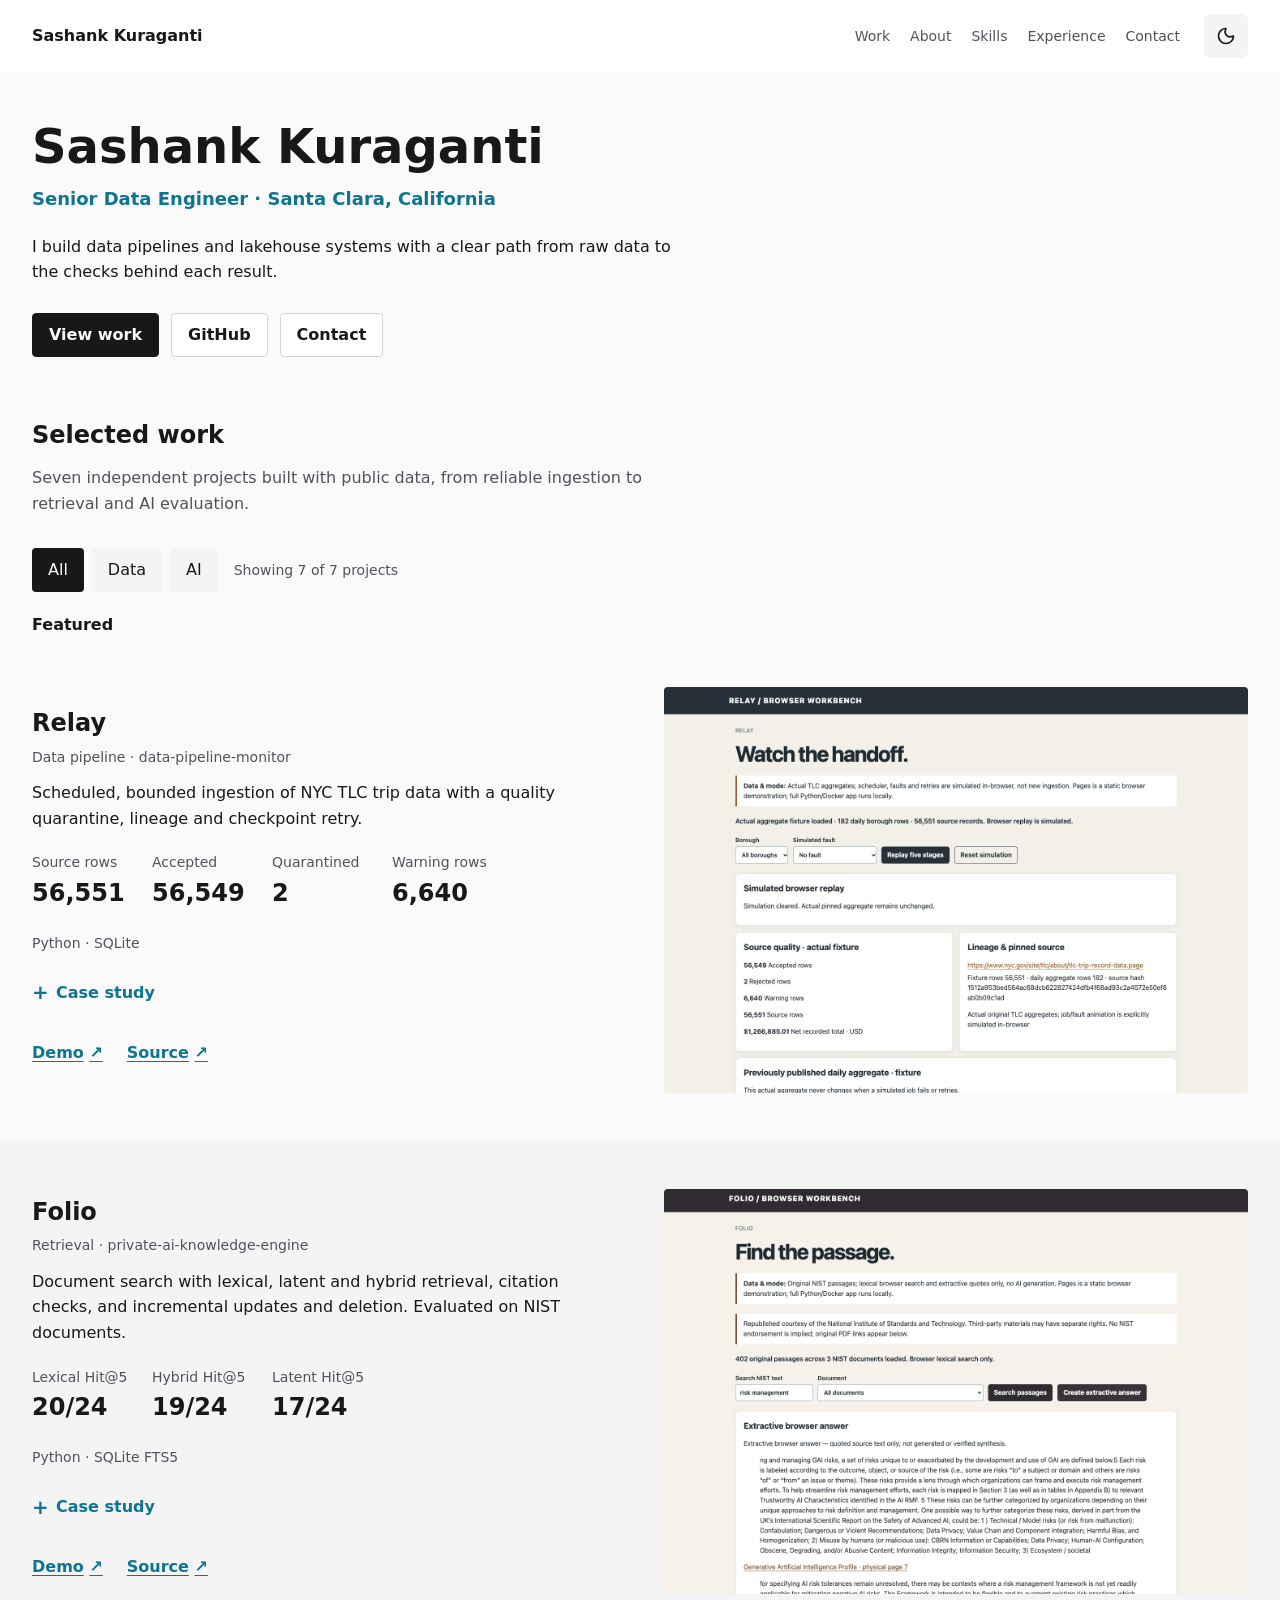
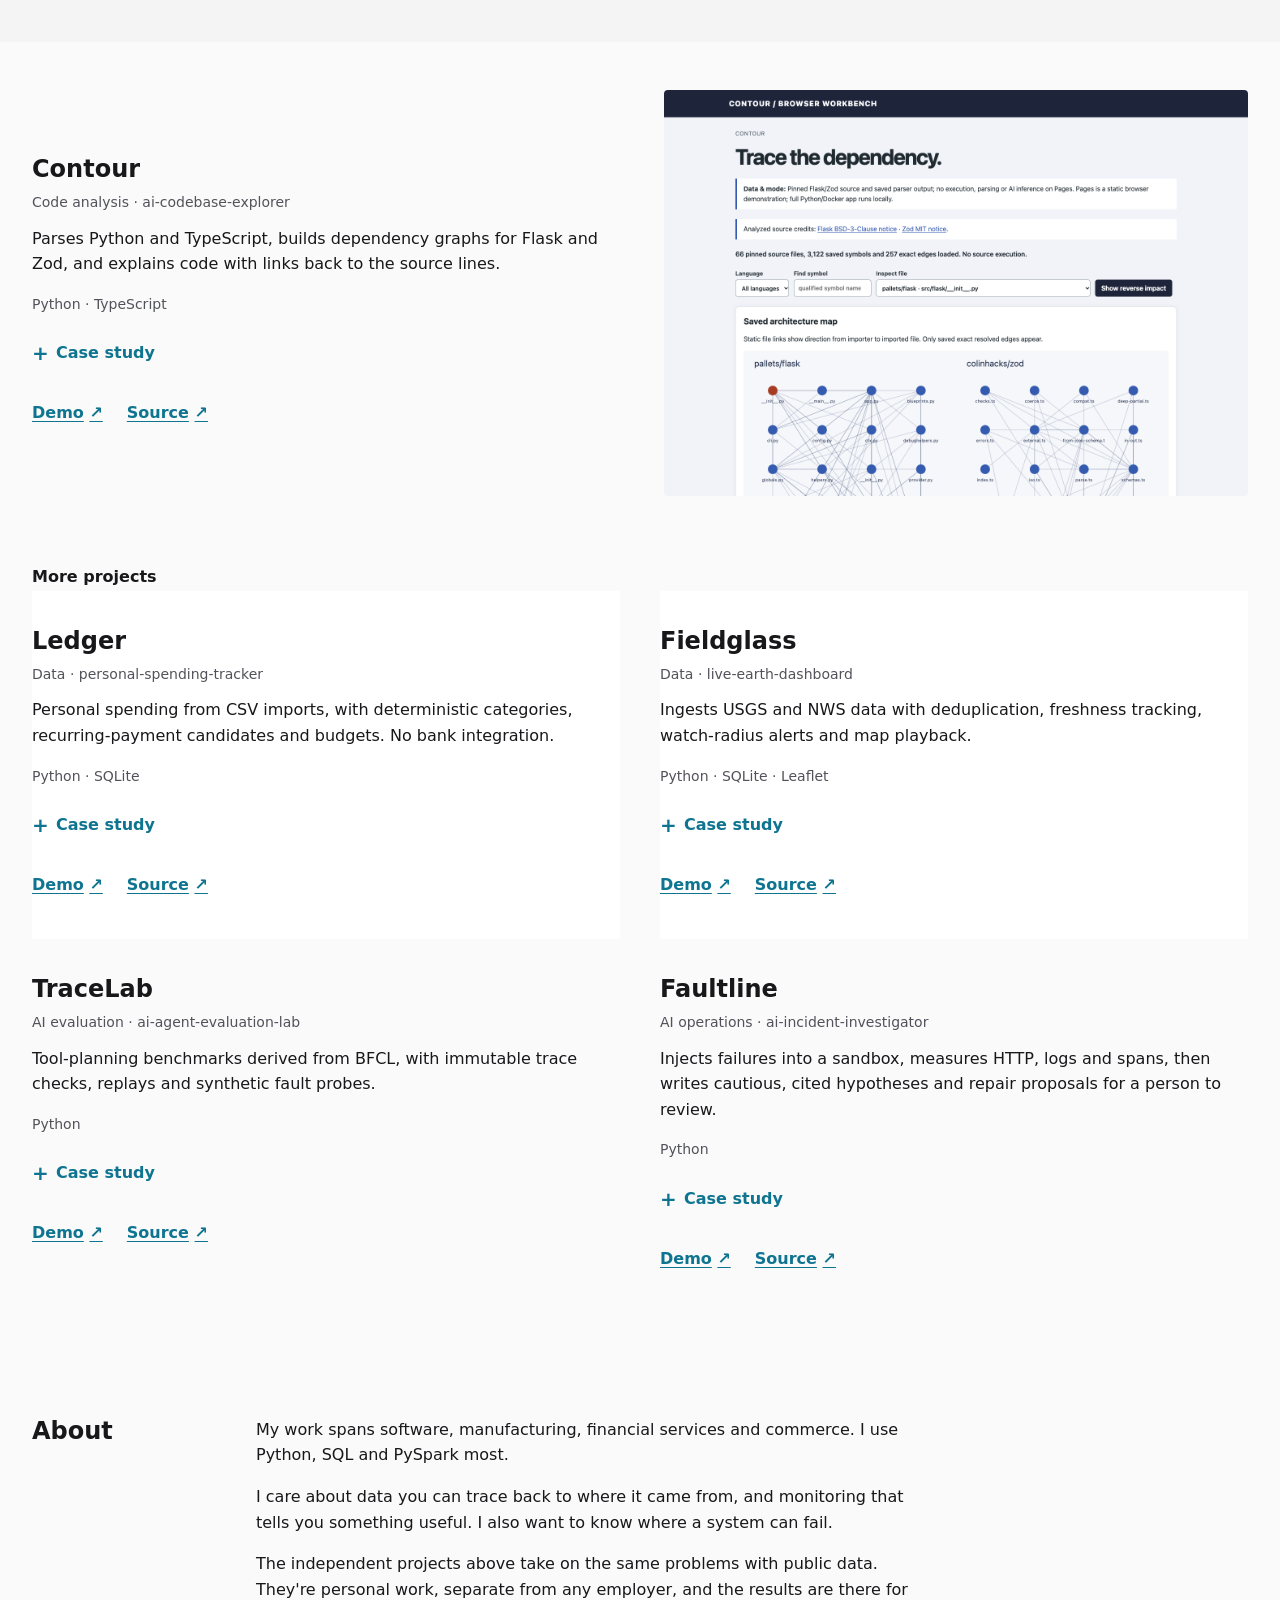
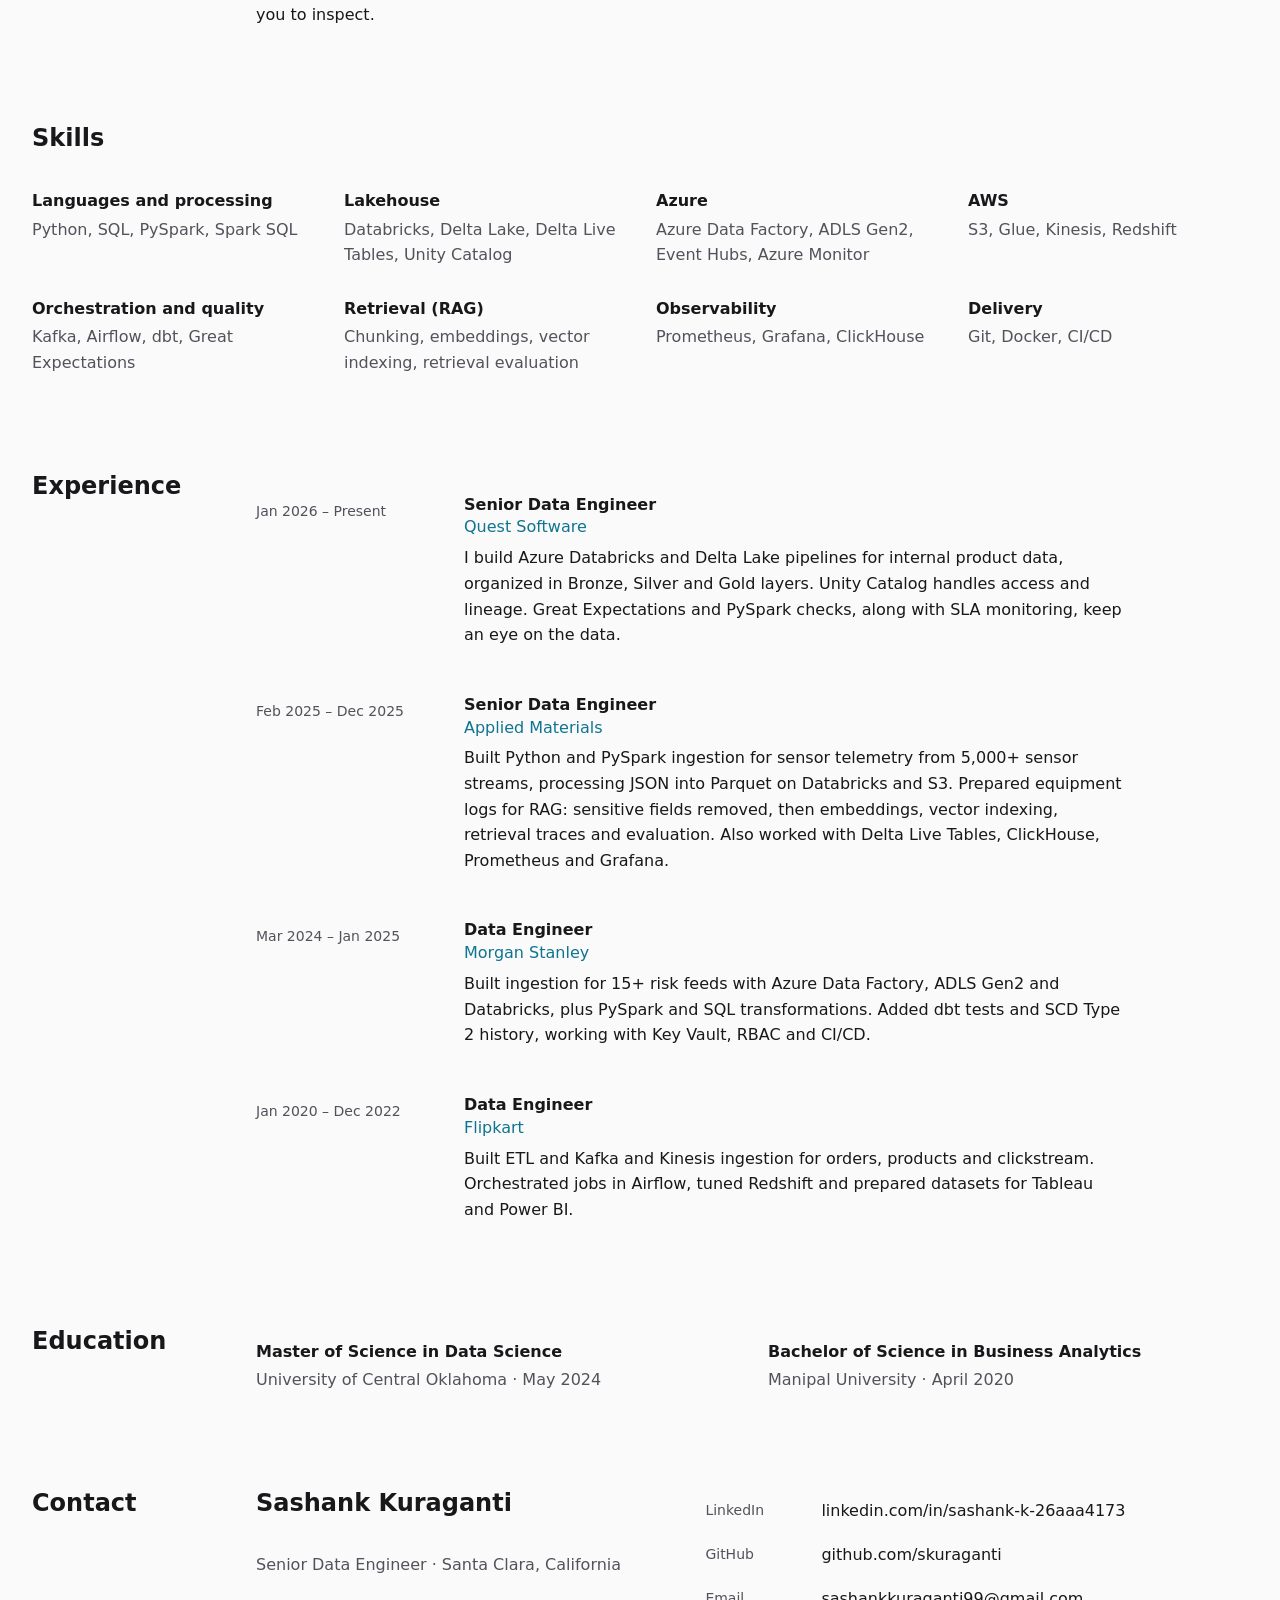
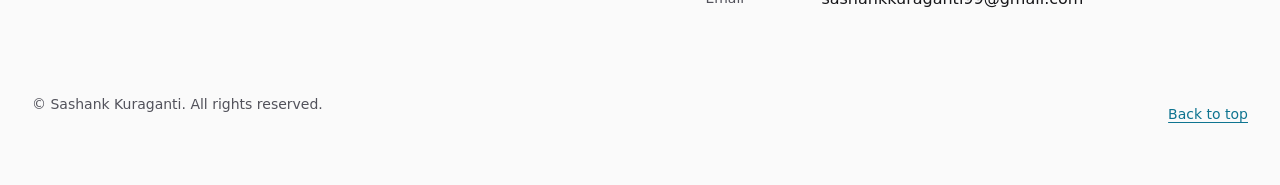
<file: index.html>
<!doctype html>
<html lang="en">
<head>
<meta charset="utf-8">
<meta name="viewport" content="width=device-width, initial-scale=1">
<title>Sashank Kuraganti · Senior Data Engineer</title>
<meta name="description" content="Sashank Kuraganti is a senior data engineer in Santa Clara, California, building data pipelines and lakehouse systems with Python, SQL and PySpark. Experience, skills and seven independent projects.">
<link rel="canonical" href="https://skuraganti.github.io/">
<meta name="color-scheme" content="light dark">
<meta name="theme-color" content="#fafafa" media="(prefers-color-scheme: light)">
<meta name="theme-color" content="#131417" media="(prefers-color-scheme: dark)">
<meta property="og:type" content="website">
<meta property="og:title" content="Sashank Kuraganti · Senior Data Engineer">
<meta property="og:description" content="Data pipelines and lakehouse systems, plus seven independent projects on data quality, retrieval and evaluation.">
<meta property="og:url" content="https://skuraganti.github.io/">
<meta property="og:image" content="https://skuraganti.github.io/assets/og.png">
<meta property="og:image:width" content="1200">
<meta property="og:image:height" content="630">
<meta property="og:image:alt" content="Sashank Kuraganti, Senior Data Engineer. Sources, quality checks, serving.">
<meta name="twitter:card" content="summary_large_image">
<link rel="icon" href="favicon.svg" type="image/svg+xml">
<link rel="stylesheet" href="styles.css">
<script>
  // Apply a saved theme before first paint. Without a saved choice the page follows the system.
  (function () {
    try {
      var t = localStorage.getItem("theme");
      if (t === "light" || t === "dark") document.documentElement.setAttribute("data-theme", t);
    } catch (e) {}
  })();
</script>
<script src="script.js" defer></script>
</head>
<body id="top">
<a class="skip" href="#main">Skip to content</a>

<header class="site-head">
  <nav class="nav wrap" aria-label="Primary">
    <a class="brand" href="#top" aria-label="Sashank Kuraganti, back to top">
      <span>Sashank Kuraganti</span>
    </a>
    <ul class="nav-links">
      <li><a href="#work">Work</a></li>
      <li><a href="#about">About</a></li>
      <li><a href="#skills">Skills</a></li>
      <li><a href="#experience">Experience</a></li>
      <li><a href="#contact">Contact</a></li>
    </ul>
    <button class="theme-toggle" type="button" aria-pressed="false" hidden>
      <svg xmlns="http://www.w3.org/2000/svg" width="20" height="20" viewBox="0 0 24 24" fill="none" stroke="currentColor" stroke-width="2" stroke-linecap="round" stroke-linejoin="round" class="lucide lucide-sun sun-icon" aria-hidden="true"><circle cx="12" cy="12" r="4"></circle><path d="M12 2v2"></path><path d="M12 20v2"></path><path d="m4.93 4.93 1.41 1.41"></path><path d="m17.66 17.66 1.41 1.41"></path><path d="M2 12h2"></path><path d="M20 12h2"></path><path d="m6.34 17.66-1.41 1.41"></path><path d="m19.07 4.93-1.41 1.41"></path></svg>
      <svg xmlns="http://www.w3.org/2000/svg" width="20" height="20" viewBox="0 0 24 24" fill="none" stroke="currentColor" stroke-width="2" stroke-linecap="round" stroke-linejoin="round" class="lucide lucide-moon moon-icon" aria-hidden="true"><path d="M20.985 12.486a9 9 0 1 1-9.473-9.472c.405-.022.617.46.402.803a6 6 0 0 0 8.268 8.268c.344-.215.825-.004.803.401"></path></svg>
      <span class="theme-label vh">Switch theme</span>
    </button>
  </nav>
</header>

<main id="main" tabindex="-1">

  <section class="hero wrap" aria-labelledby="hero-title">
    <div class="hero-text">
      <h1 id="hero-title">Sashank Kuraganti</h1>
      <p class="hero-role">Senior Data Engineer · Santa Clara, California</p>
      <p class="lede">I build data pipelines and lakehouse systems with a clear path from raw data to the checks behind each result.</p>
      <p class="hero-links">
        <a class="btn btn-primary" href="#work">View work</a>
        <a class="btn" href="https://github.com/skuraganti">GitHub</a>
        <a class="btn" href="#contact">Contact</a>
      </p>
    </div>

  </section>

  <section class="band wrap" id="work" aria-labelledby="work-title">
    <div class="work-head">
      <h2 id="work-title" class="section-title">Selected work</h2>
      <p class="work-note">Seven independent projects built with public data, from reliable ingestion to retrieval and AI evaluation.</p>
    </div>

    <div class="filter" role="group" aria-label="Filter projects" hidden>
      <button type="button" data-filter="all" aria-pressed="true">All</button>
      <button type="button" data-filter="data" aria-pressed="false">Data</button>
      <button type="button" data-filter="ai" aria-pressed="false">AI</button>
      <p class="filter-count" role="status" aria-live="polite">Showing 7 of 7 projects</p>
    </div>
    <p class="filter-empty" hidden>No projects match this filter. <button type="button" data-filter="all" class="linklike">Show all projects</button></p>

    <h3 class="group-title" data-group="featured">Featured</h3>
    <ol class="featured" data-group-list="featured">

      <li class="project feature" data-cat="data" id="relay">
        <div class="feature-text">
          <h4>Relay</h4>
          <p class="kind">Data pipeline · <span class="slug">data-pipeline-monitor</span></p>
          <p class="summary">Scheduled, bounded ingestion of NYC TLC trip data with a quality quarantine, lineage and checkpoint retry.</p>
          <dl class="facts">
            <div><dt>Source rows</dt><dd>56,551</dd></div>
            <div><dt>Accepted</dt><dd>56,549</dd></div>
            <div><dt>Quarantined</dt><dd>2</dd></div>
            <div><dt>Warning rows</dt><dd>6,640</dd></div>
          </dl>
          <p class="stack">Python · SQLite</p>
          <details>
            <summary>Case study</summary>
            <div class="details-body">
              <p>Relay schedules ingestion of a pinned TLC monthly file and taxi-zone lookup. Invalid rows are quarantined with a reason; accepted rows retain lineage back to the source. An unchanged file is a no-op.</p>
              <p>I checked recovery from a saved checkpoint at row 5,000, so a failed run resumes instead of starting over.</p>
              <p><strong>What the demo is:</strong> the Pages version simulates the queue and retries in the browser over the real aggregates. The full backend runs locally.</p>
            </div>
          </details>
          <p class="links"><a href="https://skuraganti.github.io/data-pipeline-monitor/">Demo<span class="vh"> of Relay</span></a><a href="https://github.com/skuraganti/data-pipeline-monitor">Source<span class="vh"> for Relay</span></a></p>
        </div>
        <figure class="shot">
          <img src="assets/relay-demo.png" width="1440" height="1000" loading="lazy" decoding="async" alt="Relay demo page showing source quality for the actual fixture: 56,549 accepted rows, 2 rejected, 6,640 warning rows and 56,551 source rows, next to lineage and the pinned source link.">
        </figure>
      </li>

      <li class="project feature flip" data-cat="ai" id="folio">
        <div class="feature-text">
          <h4>Folio</h4>
          <p class="kind">Retrieval · <span class="slug">private-ai-knowledge-engine</span></p>
          <p class="summary">Document search with lexical, latent and hybrid retrieval, citation checks, and incremental updates and deletion. Evaluated on NIST documents.</p>
          <dl class="facts">
            <div><dt>Lexical Hit@5</dt><dd>20/24</dd></div>
            <div><dt>Hybrid Hit@5</dt><dd>19/24</dd></div>
            <div><dt>Latent Hit@5</dt><dd>17/24</dd></div>
          </dl>
          <p class="stack">Python · SQLite FTS5</p>
          <details>
            <summary>Case study</summary>
            <div class="details-body">
              <p>Answers cite the passages they came from, and citations are validated against the indexed text. Updating or deleting a document changes the index incrementally.</p>
              <p>For 24 frozen questions, the top five matches included the labeled source page for 20 using lexical search, 19 using hybrid search and 17 using latent search. This small retrieval test measures where a passage was found, not answer quality.</p>
              <p><strong>What the demo is:</strong> the Pages version runs lexical, extractive search over three documents and makes no new model calls. The full backend runs locally, and the model is optional.</p>
            </div>
          </details>
          <p class="links"><a href="https://skuraganti.github.io/private-ai-knowledge-engine/">Demo<span class="vh"> of Folio</span></a><a href="https://github.com/skuraganti/private-ai-knowledge-engine">Source<span class="vh"> for Folio</span></a></p>
        </div>
        <figure class="shot">
          <img src="assets/folio-demo.png" width="1440" height="1000" loading="lazy" decoding="async" alt="Folio demo page titled Find the passage, showing an extractive answer from NIST documents in the browser.">
        </figure>
      </li>

      <li class="project feature" data-cat="ai" id="contour">
        <div class="feature-text">
          <h4>Contour</h4>
          <p class="kind">Code analysis · <span class="slug">ai-codebase-explorer</span></p>
          <p class="summary">Parses Python and TypeScript, builds dependency graphs for Flask and Zod, and explains code with links back to the source lines.</p>
          <p class="stack">Python · TypeScript</p>
          <details>
            <summary>Case study</summary>
            <div class="details-body">
              <p>Contour estimates change impact from the dependency graph. It reads static imports, not runtime calls, so its impact view is a starting point and not a complete answer.</p>
              <p>It never executes the code it analyzes.</p>
              <p><strong>What the demo is:</strong> the Pages version searches saved parsed output. The full backend runs locally.</p>
            </div>
          </details>
          <p class="links"><a href="https://skuraganti.github.io/ai-codebase-explorer/">Demo<span class="vh"> of Contour</span></a><a href="https://github.com/skuraganti/ai-codebase-explorer">Source<span class="vh"> for Contour</span></a></p>
        </div>
        <figure class="shot">
          <img src="assets/contour-demo.png" width="1440" height="1000" loading="lazy" decoding="async" alt="Contour demo page titled Trace the dependency, showing a search over saved parsed output and an architecture map.">
        </figure>
      </li>
    </ol>

    <h3 class="group-title" data-group="more">More projects</h3>
    <ol class="more" data-group-list="more">

      <li class="project row" data-cat="data" id="ledger">
        <h4>Ledger</h4>
        <p class="kind">Data · <span class="slug">personal-spending-tracker</span></p>
        <p class="summary">Personal spending from CSV imports, with deterministic categories, recurring-payment candidates and budgets. No bank integration.</p>
        <p class="stack">Python · SQLite</p>
        <details>
          <summary>Case study</summary>
          <div class="details-body">
            <p>The practical lesson: imports need to be atomic, and duplicates need deliberate handling.</p>
            <p>Locally I tested a 6,567-row research import from MoneyVis. It isn't redistributed because its standalone license is unresolved.</p>
            <p><strong>What the demo is:</strong> the Pages version uses a synthetic 32-row fixture.</p>
          </div>
        </details>
        <p class="links"><a href="https://skuraganti.github.io/personal-spending-tracker/">Demo<span class="vh"> of Ledger</span></a><a href="https://github.com/skuraganti/personal-spending-tracker">Source<span class="vh"> for Ledger</span></a></p>
      </li>

      <li class="project row" data-cat="data" id="fieldglass">
        <h4>Fieldglass</h4>
        <p class="kind">Data · <span class="slug">live-earth-dashboard</span></p>
        <p class="summary">Ingests USGS and NWS data with deduplication, freshness tracking, watch-radius alerts and map playback.</p>
        <p class="stack">Python · SQLite · Leaflet</p>
        <details>
          <summary>Case study</summary>
          <div class="details-body">
            <p>The ingestion uses the actual USGS and NWS sources. Repeated records are deduplicated, and each source shows how fresh its data is.</p>
            <p><strong>What the demo is:</strong> the Pages version is a captured snapshot. It isn't a live feed, and it isn't a reconstruction of what was known at a past moment.</p>
          </div>
        </details>
        <p class="links"><a href="https://skuraganti.github.io/live-earth-dashboard/">Demo<span class="vh"> of Fieldglass</span></a><a href="https://github.com/skuraganti/live-earth-dashboard">Source<span class="vh"> for Fieldglass</span></a></p>
      </li>

      <li class="project row" data-cat="ai" id="tracelab">
        <h4>TraceLab</h4>
        <p class="kind">AI evaluation · <span class="slug">ai-agent-evaluation-lab</span></p>
        <p class="summary">Tool-planning benchmarks derived from BFCL, with immutable trace checks, replays and synthetic fault probes.</p>
        <p class="stack">Python</p>
        <details>
          <summary>Case study</summary>
          <div class="details-body">
            <p>An offline run was repeated three times. Each repeat gave 3 successes, 20 refusals and 2 wrong answers out of 25.</p>
            <p>Eight saved model plans are shown separately, with one run per task and policy. That sample is too small to establish a policy winner. These are local planning scores rather than official BFCL results.</p>
            <p><strong>What the demo is:</strong> the Pages version makes no model or tool calls. Its receipts are simulated.</p>
          </div>
        </details>
        <p class="links"><a href="https://skuraganti.github.io/ai-agent-evaluation-lab/">Demo<span class="vh"> of TraceLab</span></a><a href="https://github.com/skuraganti/ai-agent-evaluation-lab">Source<span class="vh"> for TraceLab</span></a></p>
      </li>

      <li class="project row" data-cat="ai" id="faultline">
        <h4>Faultline</h4>
        <p class="kind">AI operations · <span class="slug">ai-incident-investigator</span></p>
        <p class="summary">Injects failures into a sandbox, measures HTTP, logs and spans, then writes cautious, cited hypotheses and repair proposals for a person to review.</p>
        <p class="stack">Python</p>
        <details>
          <summary>Case study</summary>
          <div class="details-body">
            <p>Repair proposals are text only and can't be executed. Two of seven planned study conditions produced validated diagnoses. Six reached the model; one failed before inference. These sandbox results do not measure production accuracy.</p>
            <p>The local record keeps a mixed slow capture and a failed second capture rather than hiding them.</p>
            <p><strong>What the demo is:</strong> the Pages version replays recorded results only and runs no inference.</p>
          </div>
        </details>
        <p class="links"><a href="https://skuraganti.github.io/ai-incident-investigator/">Demo<span class="vh"> of Faultline</span></a><a href="https://github.com/skuraganti/ai-incident-investigator">Source<span class="vh"> for Faultline</span></a></p>
      </li>
    </ol>
  </section>

  <section class="band wrap" id="about" aria-labelledby="about-title">
    <h2 id="about-title" class="section-title">About</h2>
    <div class="prose">
      <p>My work spans software, manufacturing, financial services and commerce. I use Python, SQL and PySpark most.</p>
      <p>I care about data you can trace back to where it came from, and monitoring that tells you something useful. I also want to know where a system can fail.</p>
      <p>The independent projects above take on the same problems with public data. They're personal work, separate from any employer, and the results are there for you to inspect.</p>
    </div>
  </section>

  <section class="band wrap" id="skills" aria-labelledby="skills-title">
    <h2 id="skills-title" class="section-title">Skills</h2>
    <div class="skills">
      <div><h3>Languages and processing</h3><p>Python, SQL, PySpark, Spark SQL</p></div>
      <div><h3>Lakehouse</h3><p>Databricks, Delta Lake, Delta Live Tables, Unity Catalog</p></div>
      <div><h3>Azure</h3><p>Azure Data Factory, ADLS Gen2, Event Hubs, Azure Monitor</p></div>
      <div><h3>AWS</h3><p>S3, Glue, Kinesis, Redshift</p></div>
      <div><h3>Orchestration and quality</h3><p>Kafka, Airflow, dbt, Great Expectations</p></div>
      <div><h3>Retrieval (RAG)</h3><p>Chunking, embeddings, vector indexing, retrieval evaluation</p></div>
      <div><h3>Observability</h3><p>Prometheus, Grafana, ClickHouse</p></div>
      <div><h3>Delivery</h3><p>Git, Docker, CI/CD</p></div>
    </div>
  </section>

  <section class="band wrap" id="experience" aria-labelledby="exp-title">
    <h2 id="exp-title" class="section-title">Experience</h2>
    <ol class="timeline">
      <li>
        <p class="when"><time datetime="2026-01">Jan 2026</time> – Present</p>
        <div>
          <h3>Senior Data Engineer <span class="org">Quest Software</span></h3>
          <p>I build Azure Databricks and Delta Lake pipelines for internal product data, organized in Bronze, Silver and Gold layers. Unity Catalog handles access and lineage. Great Expectations and PySpark checks, along with SLA monitoring, keep an eye on the data.</p>
        </div>
      </li>
      <li>
        <p class="when"><time datetime="2025-02">Feb 2025</time> – <time datetime="2025-12">Dec 2025</time></p>
        <div>
          <h3>Senior Data Engineer <span class="org">Applied Materials</span></h3>
          <p>Built Python and PySpark ingestion for sensor telemetry from 5,000+ sensor streams, processing JSON into Parquet on Databricks and S3. Prepared equipment logs for RAG: sensitive fields removed, then embeddings, vector indexing, retrieval traces and evaluation. Also worked with Delta Live Tables, ClickHouse, Prometheus and Grafana.</p>
        </div>
      </li>
      <li>
        <p class="when"><time datetime="2024-03">Mar 2024</time> – <time datetime="2025-01">Jan 2025</time></p>
        <div>
          <h3>Data Engineer <span class="org">Morgan Stanley</span></h3>
          <p>Built ingestion for 15+ risk feeds with Azure Data Factory, ADLS Gen2 and Databricks, plus PySpark and SQL transformations. Added dbt tests and SCD Type 2 history, working with Key Vault, RBAC and CI/CD.</p>
        </div>
      </li>
      <li>
        <p class="when"><time datetime="2020-01">Jan 2020</time> – <time datetime="2022-12">Dec 2022</time></p>
        <div>
          <h3>Data Engineer <span class="org">Flipkart</span></h3>
          <p>Built ETL and Kafka and Kinesis ingestion for orders, products and clickstream. Orchestrated jobs in Airflow, tuned Redshift and prepared datasets for Tableau and Power BI.</p>
        </div>
      </li>
    </ol>
  </section>

  <section class="band wrap" id="education" aria-labelledby="edu-title">
    <h2 id="edu-title" class="section-title">Education</h2>
    <ul class="edu">
      <li><h3>Master of Science in Data Science</h3><p>University of Central Oklahoma · <time datetime="2024-05">May 2024</time></p></li>
      <li><h3>Bachelor of Science in Business Analytics</h3><p>Manipal University · <time datetime="2020-04">April 2020</time></p></li>
    </ul>
  </section>

  <section class="band wrap" id="contact" aria-labelledby="contact-title">
    <h2 id="contact-title" class="section-title">Contact</h2>
    <article class="card" aria-labelledby="card-name">
      <h3 id="card-name">Sashank Kuraganti</h3>
      <p class="card-role">Senior Data Engineer · Santa Clara, California</p>
      <ul class="card-rows">
        <li><a href="https://www.linkedin.com/in/sashank-k-26aaa4173/"><span class="row-label">LinkedIn</span><span class="row-value">linkedin.com/in/sashank-k-26aaa4173</span></a></li>
        <li><a href="https://github.com/skuraganti"><span class="row-label">GitHub</span><span class="row-value">github.com/skuraganti</span></a></li>
        <li><a href="mailto:sashankkuraganti99@gmail.com"><span class="row-label">Email</span><span class="row-value">sashankkuraganti99@gmail.com</span></a></li>
      </ul>
    </article>
  </section>
</main>

<footer class="site-foot wrap">
  <p>© Sashank Kuraganti. All rights reserved. </p>
  <p><a href="#top">Back to top</a></p>
</footer>
</body>
</html>
</file>
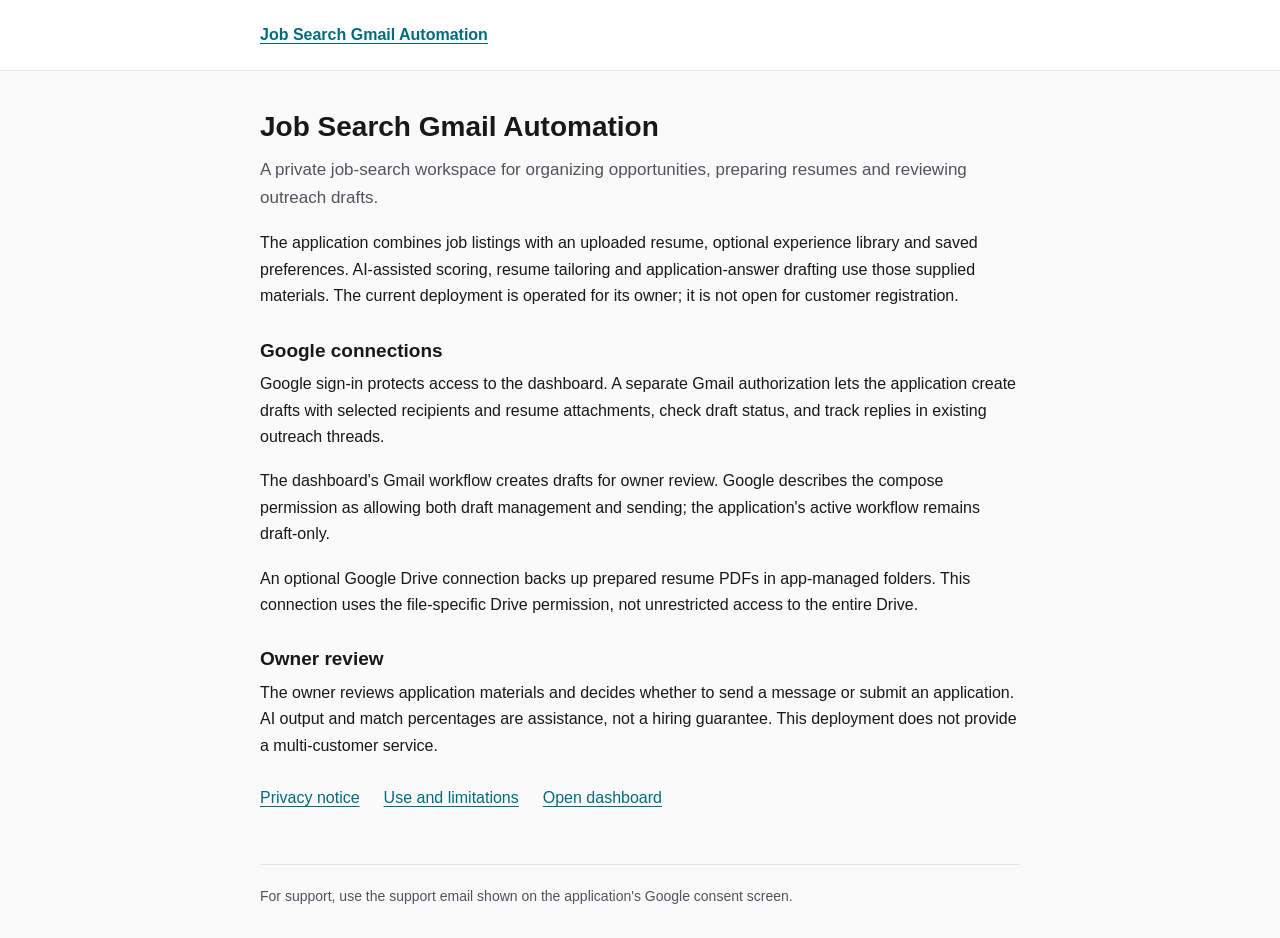
<file: job-search-automation/index.html>
<!doctype html>
<html lang="en">
<head>
  <meta charset="utf-8">
  <meta name="viewport" content="width=device-width, initial-scale=1">
  <meta name="robots" content="noindex,follow">
  <meta name="description" content="Information about the owner-operated Job Search Gmail Automation workspace and its Google integrations.">
  <title>Job Search Gmail Automation</title>
  <link rel="icon" href="../favicon.svg" type="image/svg+xml">
  <link rel="stylesheet" href="site.css">
</head>
<body>
  <header><div><a href="./">Job Search Gmail Automation</a></div></header>
  <main>
    <h1>Job Search Gmail Automation</h1>
    <p class="intro">A private job-search workspace for organizing opportunities, preparing resumes and reviewing outreach drafts.</p>
    <p>The application combines job listings with an uploaded resume, optional experience library and saved preferences. AI-assisted scoring, resume tailoring and application-answer drafting use those supplied materials. The current deployment is operated for its owner; it is not open for customer registration.</p>
    <h2>Google connections</h2>
    <p>Google sign-in protects access to the dashboard. A separate Gmail authorization lets the application create drafts with selected recipients and resume attachments, check draft status, and track replies in existing outreach threads.</p>
    <p>The dashboard's Gmail workflow creates drafts for owner review. Google describes the compose permission as allowing both draft management and sending; the application's active workflow remains draft-only.</p>
    <p>An optional Google Drive connection backs up prepared resume PDFs in app-managed folders. This connection uses the file-specific Drive permission, not unrestricted access to the entire Drive.</p>
    <h2>Owner review</h2>
    <p>The owner reviews application materials and decides whether to send a message or submit an application. AI output and match percentages are assistance, not a hiring guarantee. This deployment does not provide a multi-customer service.</p>
    <nav aria-label="Application information">
      <a href="privacy.html">Privacy notice</a>
      <a href="use.html">Use and limitations</a>
      <a href="https://job-search-pipeline-ilc5cxxpfq-uc.a.run.app/">Open dashboard</a>
    </nav>
  </main>
  <footer>For support, use the support email shown on the application's Google consent screen.</footer>
</body>
</html>
</file>
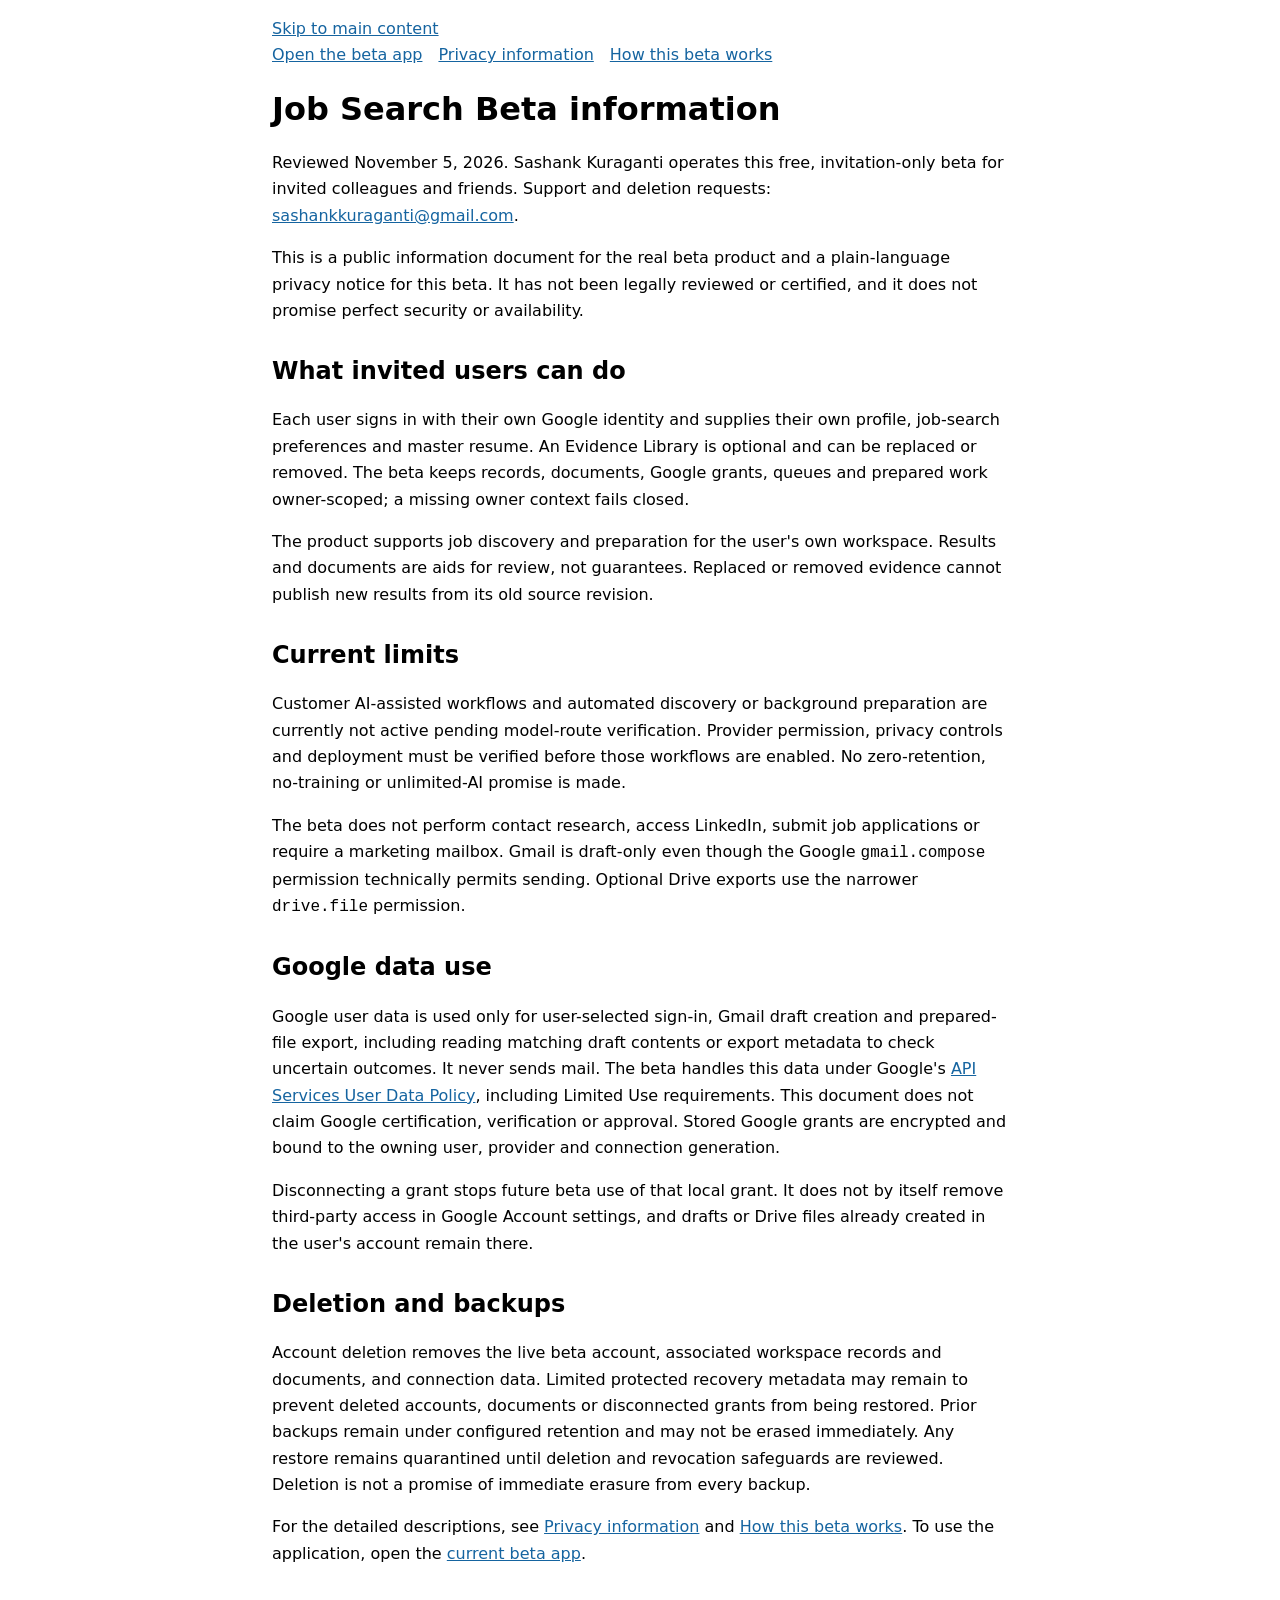
<file: job-search-beta/index.html>
<!doctype html>
<html lang="en">
  <head>
    <meta charset="UTF-8" />
    <meta name="viewport" content="width=device-width, initial-scale=1" />
    <title>Beta information · Job Search Beta</title>
    <style>
      :root {
        color-scheme: light dark;
        font:
          16px/1.65 system-ui,
          sans-serif;
      }
      body {
        max-width: 46rem;
        margin: 0 auto;
        padding: 1rem 1rem 4rem;
      }
      a {
        color: #1564a0;
      }
      @media (prefers-color-scheme: dark) {
        a {
          color: #83c9ff;
        }
      }
      a:focus-visible {
        outline: 2px solid currentColor;
        outline-offset: 3px;
      }
      h1 {
        line-height: 1.2;
      }
      h2 {
        margin-top: 2rem;
        line-height: 1.3;
      }
      nav {
        display: flex;
        flex-wrap: wrap;
        gap: 1rem;
      }
      :target {
        scroll-margin-top: 1rem;
      }
    </style>
  </head>
  <body>
    <a href="#main">Skip to main content</a>
    <nav aria-label="Information pages">
      <a href="https://beta-web-172488692984.us-central1.run.app/"
        >Open the beta app</a
      >
      <a href="https://skuraganti.github.io/job-search-beta/privacy.html"
        >Privacy information</a
      >
      <a href="https://skuraganti.github.io/job-search-beta/use.html"
        >How this beta works</a
      >
    </nav>
    <main id="main">
      <h1>Job Search Beta information</h1>
      <p>
        Reviewed November 5, 2026. Sashank Kuraganti operates this free,
        invitation-only beta for invited colleagues and friends. Support and
        deletion requests:
        <a href="mailto:sashankkuraganti@gmail.com"
          >sashankkuraganti@gmail.com</a
        >.
      </p>
      <p>
        This is a public information document for the real beta product and a
        plain-language privacy notice for this beta. It has not been legally
        reviewed or certified, and it does not promise perfect security or
        availability.
      </p>

      <h2>What invited users can do</h2>
      <p>
        Each user signs in with their own Google identity and supplies their own
        profile, job-search preferences and master resume. An Evidence Library
        is optional and can be replaced or removed. The beta keeps records,
        documents, Google grants, queues and prepared work owner-scoped; a
        missing owner context fails closed.
      </p>
      <p>
        The product supports job discovery and preparation for the user's own
        workspace. Results and documents are aids for review, not guarantees.
        Replaced or removed evidence cannot publish new results from its old
        source revision.
      </p>

      <h2>Current limits</h2>
      <p>
        Customer AI-assisted workflows and automated discovery or background
        preparation are currently not active pending model-route verification.
        Provider permission, privacy controls and deployment must be verified
        before those workflows are enabled. No zero-retention, no-training or
        unlimited-AI promise is made.
      </p>
      <p>
        The beta does not perform contact research, access LinkedIn, submit job
        applications or require a marketing mailbox. Gmail is draft-only even
        though the Google <code>gmail.compose</code> permission technically
        permits sending. Optional Drive exports use the narrower
        <code>drive.file</code> permission.
      </p>

      <h2>Google data use</h2>
      <p>
        Google user data is used only for user-selected sign-in, Gmail draft
        creation and prepared-file export, including reading matching draft
        contents or export metadata to check uncertain outcomes. It never sends
        mail. The beta handles this data under Google's
        <a
          href="https://developers.google.com/terms/api-services-user-data-policy"
          >API Services User Data Policy</a
        >, including Limited Use requirements. This document does not claim
        Google certification, verification or approval. Stored Google grants are
        encrypted and bound to the owning user, provider and connection
        generation.
      </p>
      <p>
        Disconnecting a grant stops future beta use of that local grant. It does
        not by itself remove third-party access in Google Account settings, and
        drafts or Drive files already created in the user's account remain
        there.
      </p>

      <h2>Deletion and backups</h2>
      <p>
        Account deletion removes the live beta account, associated workspace
        records and documents, and connection data. Limited protected recovery
        metadata may remain to prevent deleted accounts, documents or
        disconnected grants from being restored. Prior backups remain under
        configured retention and may not be erased immediately. Any restore
        remains quarantined until deletion and revocation safeguards are
        reviewed. Deletion is not a promise of immediate erasure from every
        backup.
      </p>
      <p>
        For the detailed descriptions, see
        <a href="https://skuraganti.github.io/job-search-beta/privacy.html"
          >Privacy information</a
        >
        and
        <a href="https://skuraganti.github.io/job-search-beta/use.html"
          >How this beta works</a
        >. To use the application, open the
        <a href="https://beta-web-172488692984.us-central1.run.app/"
          >current beta app</a
        >.
      </p>
    </main>
  </body>
</html>
</file>
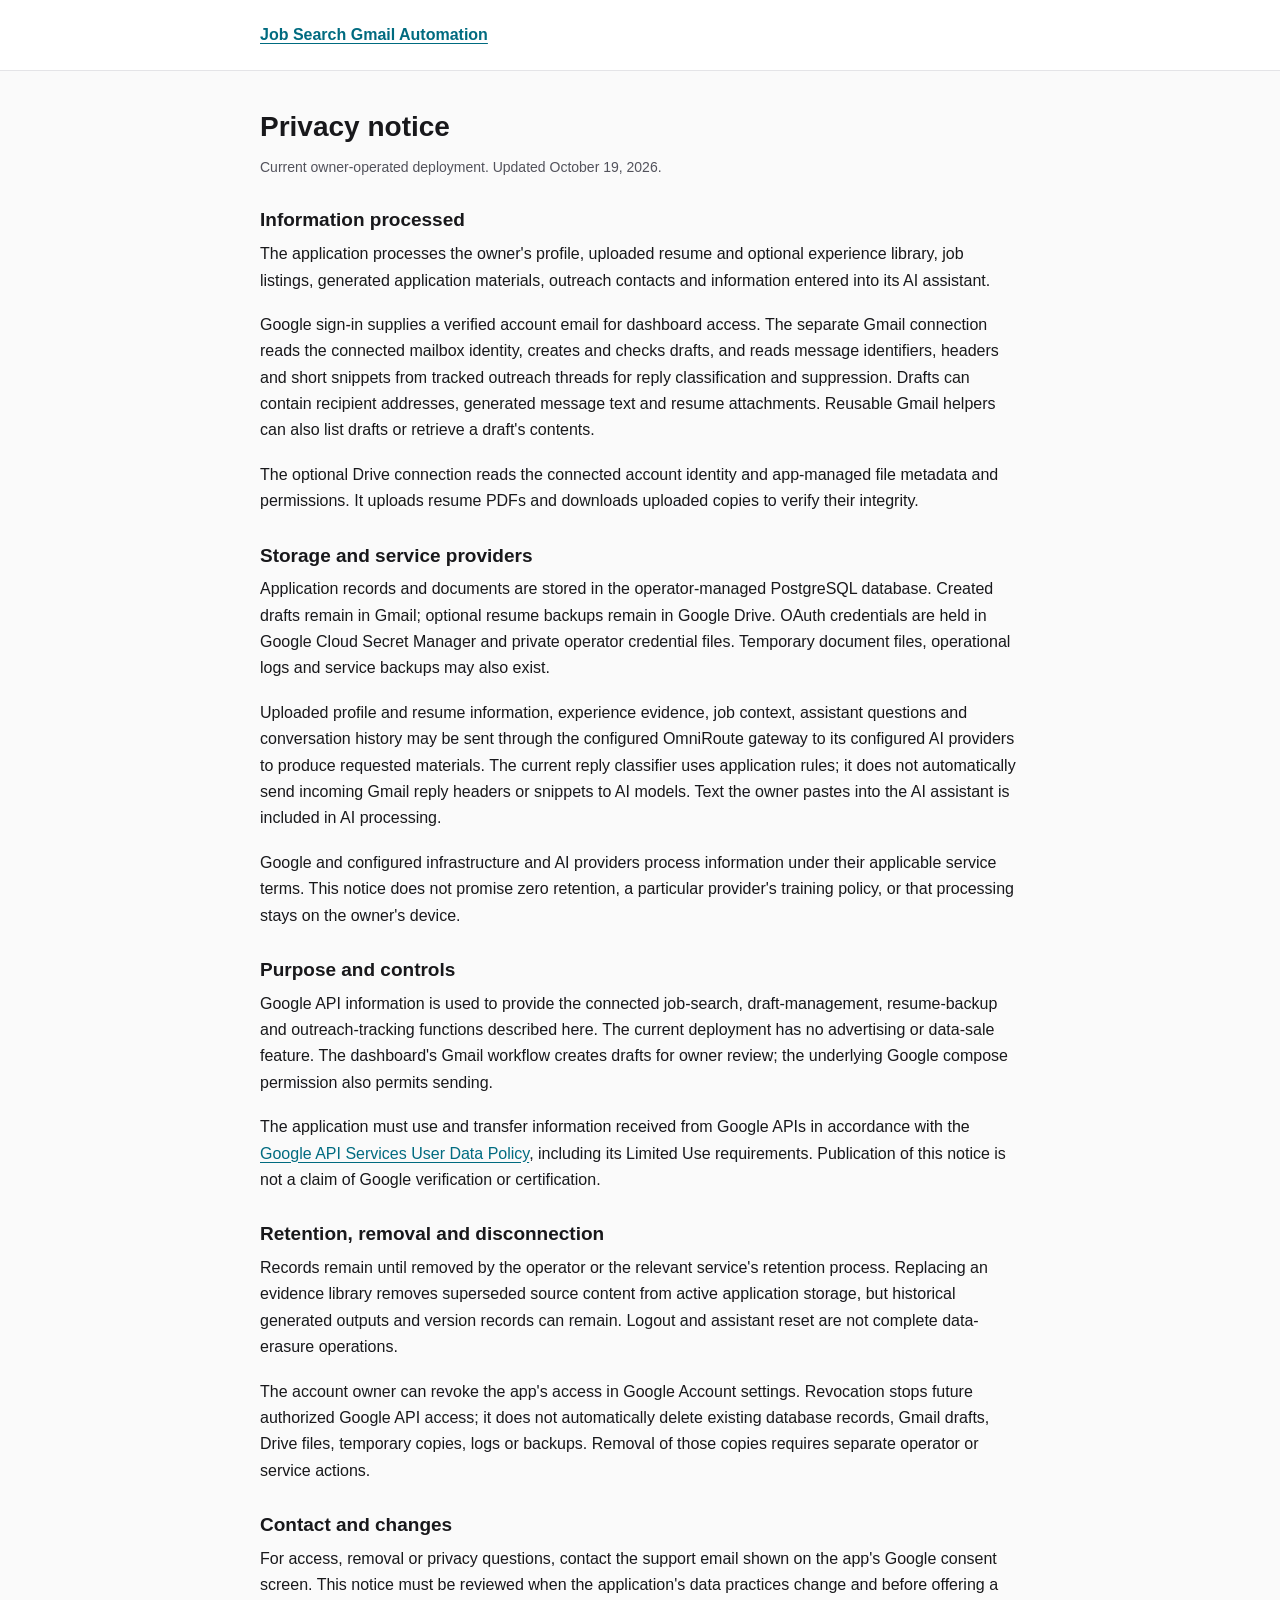
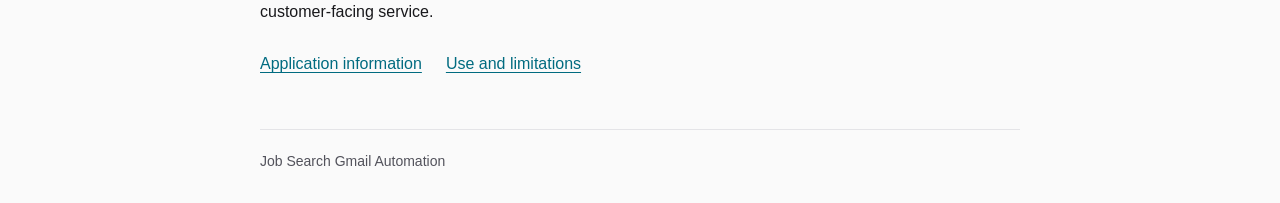
<file: job-search-automation/privacy.html>
<!doctype html>
<html lang="en">
<head>
  <meta charset="utf-8">
  <meta name="viewport" content="width=device-width, initial-scale=1">
  <meta name="robots" content="noindex,follow">
  <meta name="description" content="Data practices for the owner-operated Job Search Gmail Automation workspace.">
  <title>Privacy Notice | Job Search Gmail Automation</title>
  <link rel="icon" href="../favicon.svg" type="image/svg+xml">
  <link rel="stylesheet" href="site.css">
</head>
<body>
  <header><div><a href="./">Job Search Gmail Automation</a></div></header>
  <main>
    <h1>Privacy notice</h1>
    <p class="meta">Current owner-operated deployment. Updated October 19, 2026.</p>
    <h2>Information processed</h2>
    <p>The application processes the owner's profile, uploaded resume and optional experience library, job listings, generated application materials, outreach contacts and information entered into its AI assistant.</p>
    <p>Google sign-in supplies a verified account email for dashboard access. The separate Gmail connection reads the connected mailbox identity, creates and checks drafts, and reads message identifiers, headers and short snippets from tracked outreach threads for reply classification and suppression. Drafts can contain recipient addresses, generated message text and resume attachments. Reusable Gmail helpers can also list drafts or retrieve a draft's contents.</p>
    <p>The optional Drive connection reads the connected account identity and app-managed file metadata and permissions. It uploads resume PDFs and downloads uploaded copies to verify their integrity.</p>
    <h2>Storage and service providers</h2>
    <p>Application records and documents are stored in the operator-managed PostgreSQL database. Created drafts remain in Gmail; optional resume backups remain in Google Drive. OAuth credentials are held in Google Cloud Secret Manager and private operator credential files. Temporary document files, operational logs and service backups may also exist.</p>
    <p>Uploaded profile and resume information, experience evidence, job context, assistant questions and conversation history may be sent through the configured OmniRoute gateway to its configured AI providers to produce requested materials. The current reply classifier uses application rules; it does not automatically send incoming Gmail reply headers or snippets to AI models. Text the owner pastes into the AI assistant is included in AI processing.</p>
    <p>Google and configured infrastructure and AI providers process information under their applicable service terms. This notice does not promise zero retention, a particular provider's training policy, or that processing stays on the owner's device.</p>
    <h2>Purpose and controls</h2>
    <p>Google API information is used to provide the connected job-search, draft-management, resume-backup and outreach-tracking functions described here. The current deployment has no advertising or data-sale feature. The dashboard's Gmail workflow creates drafts for owner review; the underlying Google compose permission also permits sending.</p>
    <p>The application must use and transfer information received from Google APIs in accordance with the <a href="https://developers.google.com/terms/api-services-user-data-policy">Google API Services User Data Policy</a>, including its Limited Use requirements. Publication of this notice is not a claim of Google verification or certification.</p>
    <h2>Retention, removal and disconnection</h2>
    <p>Records remain until removed by the operator or the relevant service's retention process. Replacing an evidence library removes superseded source content from active application storage, but historical generated outputs and version records can remain. Logout and assistant reset are not complete data-erasure operations.</p>
    <p>The account owner can revoke the app's access in Google Account settings. Revocation stops future authorized Google API access; it does not automatically delete existing database records, Gmail drafts, Drive files, temporary copies, logs or backups. Removal of those copies requires separate operator or service actions.</p>
    <h2>Contact and changes</h2>
    <p>For access, removal or privacy questions, contact the support email shown on the app's Google consent screen. This notice must be reviewed when the application's data practices change and before offering a customer-facing service.</p>
    <nav aria-label="Application information"><a href="./">Application information</a><a href="use.html">Use and limitations</a></nav>
  </main>
  <footer>Job Search Gmail Automation</footer>
</body>
</html>
</file>
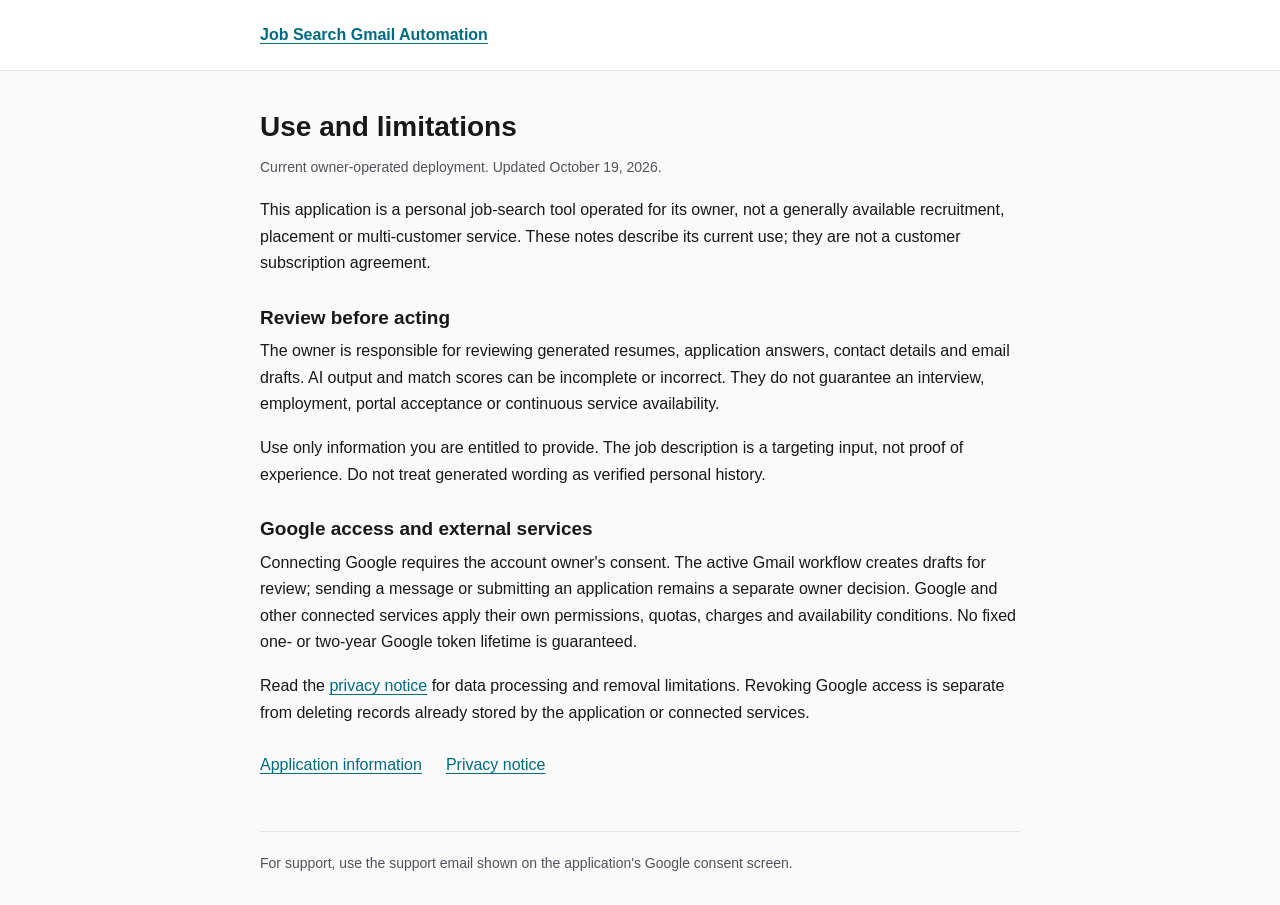
<file: job-search-automation/use.html>
<!doctype html>
<html lang="en">
<head>
  <meta charset="utf-8">
  <meta name="viewport" content="width=device-width, initial-scale=1">
  <meta name="robots" content="noindex,follow">
  <title>Use and Limitations | Job Search Gmail Automation</title>
  <link rel="icon" href="../favicon.svg" type="image/svg+xml">
  <link rel="stylesheet" href="site.css">
</head>
<body>
  <header><div><a href="./">Job Search Gmail Automation</a></div></header>
  <main>
    <h1>Use and limitations</h1>
    <p class="meta">Current owner-operated deployment. Updated October 19, 2026.</p>
    <p>This application is a personal job-search tool operated for its owner, not a generally available recruitment, placement or multi-customer service. These notes describe its current use; they are not a customer subscription agreement.</p>
    <h2>Review before acting</h2>
    <p>The owner is responsible for reviewing generated resumes, application answers, contact details and email drafts. AI output and match scores can be incomplete or incorrect. They do not guarantee an interview, employment, portal acceptance or continuous service availability.</p>
    <p>Use only information you are entitled to provide. The job description is a targeting input, not proof of experience. Do not treat generated wording as verified personal history.</p>
    <h2>Google access and external services</h2>
    <p>Connecting Google requires the account owner's consent. The active Gmail workflow creates drafts for review; sending a message or submitting an application remains a separate owner decision. Google and other connected services apply their own permissions, quotas, charges and availability conditions. No fixed one- or two-year Google token lifetime is guaranteed.</p>
    <p>Read the <a href="privacy.html">privacy notice</a> for data processing and removal limitations. Revoking Google access is separate from deleting records already stored by the application or connected services.</p>
    <nav aria-label="Application information"><a href="./">Application information</a><a href="privacy.html">Privacy notice</a></nav>
  </main>
  <footer>For support, use the support email shown on the application's Google consent screen.</footer>
</body>
</html>
</file>
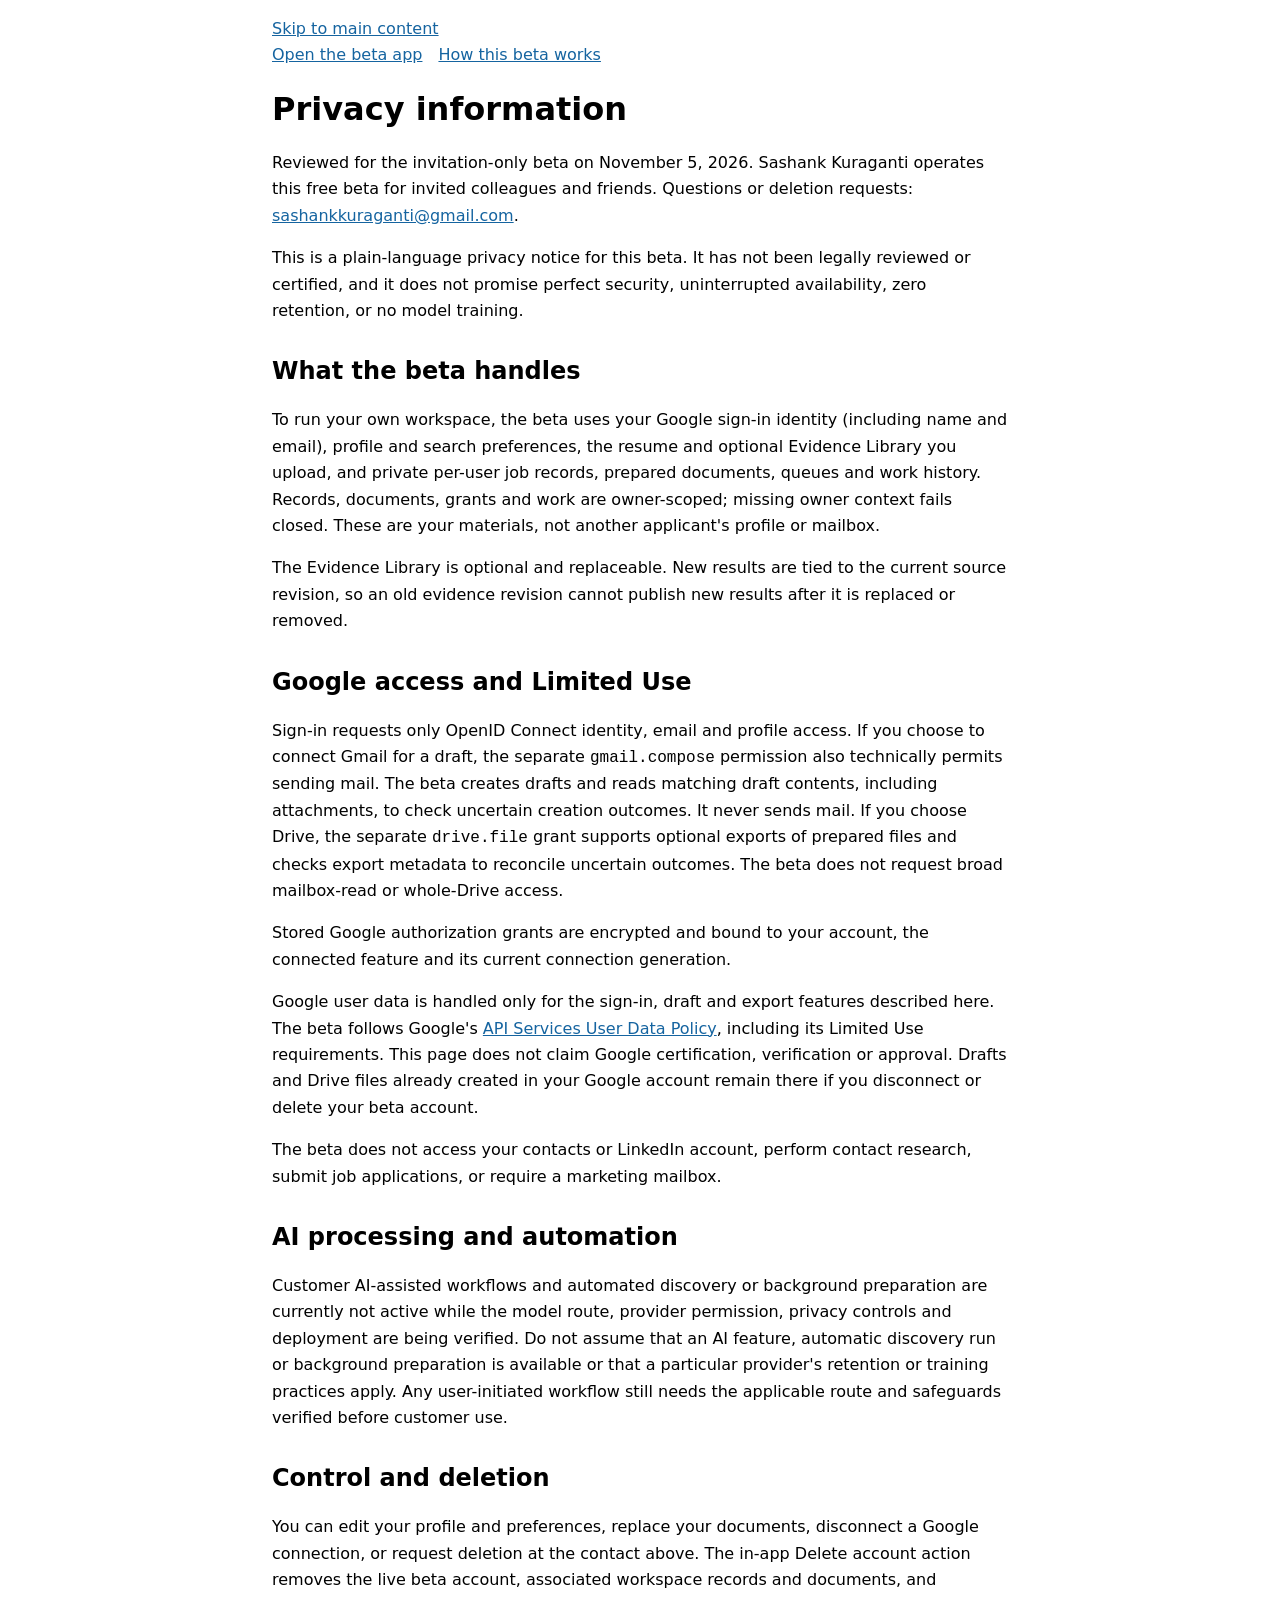
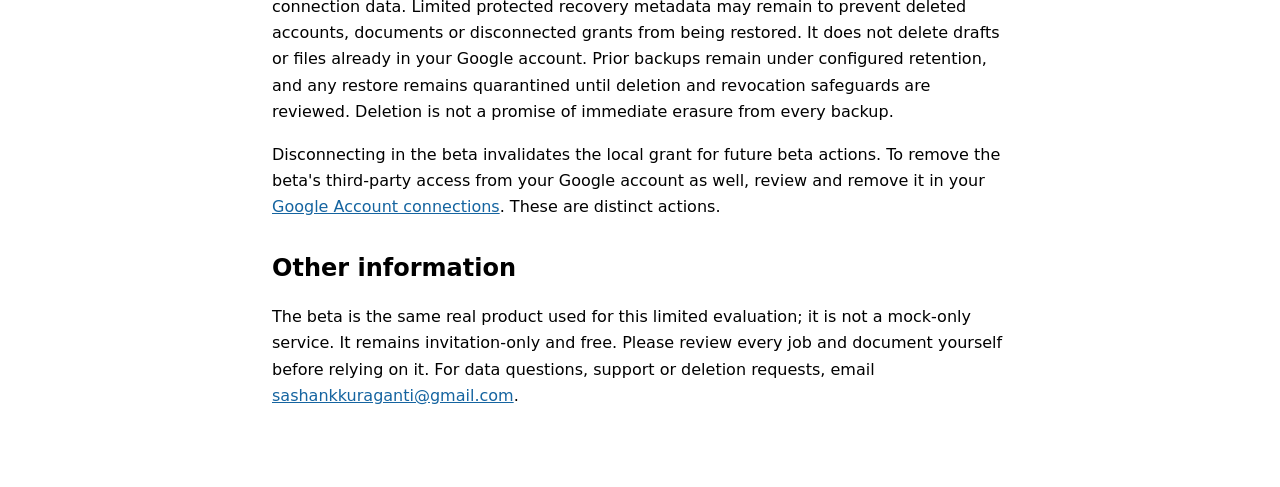
<file: job-search-beta/privacy.html>
<!doctype html>
<html lang="en">
  <head>
    <meta charset="UTF-8" />
    <meta name="viewport" content="width=device-width, initial-scale=1" />
    <title>Privacy information · Job Search Beta</title>
    <style>
      :root {
        color-scheme: light dark;
        font:
          16px/1.65 system-ui,
          sans-serif;
      }
      body {
        max-width: 46rem;
        margin: 0 auto;
        padding: 1rem 1rem 4rem;
      }
      a {
        color: #1564a0;
      }
      @media (prefers-color-scheme: dark) {
        a {
          color: #83c9ff;
        }
      }
      a:focus-visible {
        outline: 2px solid currentColor;
        outline-offset: 3px;
      }
      h1 {
        line-height: 1.2;
      }
      h2 {
        margin-top: 2rem;
        line-height: 1.3;
      }
      nav {
        display: flex;
        flex-wrap: wrap;
        gap: 1rem;
      }
      :target {
        scroll-margin-top: 1rem;
      }
    </style>
  </head>
  <body>
    <a href="#main">Skip to main content</a>
    <nav aria-label="Information pages">
      <a href="https://beta-web-172488692984.us-central1.run.app/"
        >Open the beta app</a
      >
      <a href="https://skuraganti.github.io/job-search-beta/use.html"
        >How this beta works</a
      >
    </nav>
    <main id="main">
      <h1>Privacy information</h1>
      <p>
        Reviewed for the invitation-only beta on November 5, 2026. Sashank
        Kuraganti operates this free beta for invited colleagues and friends.
        Questions or deletion requests:
        <a href="mailto:sashankkuraganti@gmail.com"
          >sashankkuraganti@gmail.com</a
        >.
      </p>
      <p>
        This is a plain-language privacy notice for this beta. It has not been
        legally reviewed or certified, and it does not promise perfect security,
        uninterrupted availability, zero retention, or no model training.
      </p>

      <h2>What the beta handles</h2>
      <p>
        To run your own workspace, the beta uses your Google sign-in identity
        (including name and email), profile and search preferences, the resume
        and optional Evidence Library you upload, and private per-user job
        records, prepared documents, queues and work history. Records,
        documents, grants and work are owner-scoped; missing owner context fails
        closed. These are your materials, not another applicant's profile or
        mailbox.
      </p>
      <p>
        The Evidence Library is optional and replaceable. New results are tied
        to the current source revision, so an old evidence revision cannot
        publish new results after it is replaced or removed.
      </p>

      <h2>Google access and Limited Use</h2>
      <p>
        Sign-in requests only OpenID Connect identity, email and profile access.
        If you choose to connect Gmail for a draft, the separate
        <code>gmail.compose</code> permission also technically permits sending
        mail. The beta creates drafts and reads matching draft contents,
        including attachments, to check uncertain creation outcomes. It never
        sends mail. If you choose Drive, the separate
        <code>drive.file</code> grant supports optional exports of prepared
        files and checks export metadata to reconcile uncertain outcomes. The
        beta does not request broad mailbox-read or whole-Drive access.
      </p>
      <p>
        Stored Google authorization grants are encrypted and bound to your
        account, the connected feature and its current connection generation.
      </p>
      <p>
        Google user data is handled only for the sign-in, draft and export
        features described here. The beta follows Google's
        <a
          href="https://developers.google.com/terms/api-services-user-data-policy"
          >API Services User Data Policy</a
        >, including its Limited Use requirements. This page does not claim
        Google certification, verification or approval. Drafts and Drive files
        already created in your Google account remain there if you disconnect or
        delete your beta account.
      </p>
      <p>
        The beta does not access your contacts or LinkedIn account, perform
        contact research, submit job applications, or require a marketing
        mailbox.
      </p>

      <h2>AI processing and automation</h2>
      <p>
        Customer AI-assisted workflows and automated discovery or background
        preparation are currently not active while the model route, provider
        permission, privacy controls and deployment are being verified. Do not
        assume that an AI feature, automatic discovery run or background
        preparation is available or that a particular provider's retention or
        training practices apply. Any user-initiated workflow still needs the
        applicable route and safeguards verified before customer use.
      </p>

      <h2>Control and deletion</h2>
      <p>
        You can edit your profile and preferences, replace your documents,
        disconnect a Google connection, or request deletion at the contact
        above. The in-app Delete account action removes the live beta account,
        associated workspace records and documents, and connection data. Limited
        protected recovery metadata may remain to prevent deleted accounts,
        documents or disconnected grants from being restored. It does not delete
        drafts or files already in your Google account. Prior backups remain
        under configured retention, and any restore remains quarantined until
        deletion and revocation safeguards are reviewed. Deletion is not a
        promise of immediate erasure from every backup.
      </p>
      <p>
        Disconnecting in the beta invalidates the local grant for future beta
        actions. To remove the beta's third-party access from your Google
        account as well, review and remove it in your
        <a href="https://myaccount.google.com/connections"
          >Google Account connections</a
        >. These are distinct actions.
      </p>

      <h2>Other information</h2>
      <p>
        The beta is the same real product used for this limited evaluation; it
        is not a mock-only service. It remains invitation-only and free. Please
        review every job and document yourself before relying on it. For data
        questions, support or deletion requests, email
        <a href="mailto:sashankkuraganti@gmail.com"
          >sashankkuraganti@gmail.com</a
        >.
      </p>
    </main>
  </body>
</html>
</file>
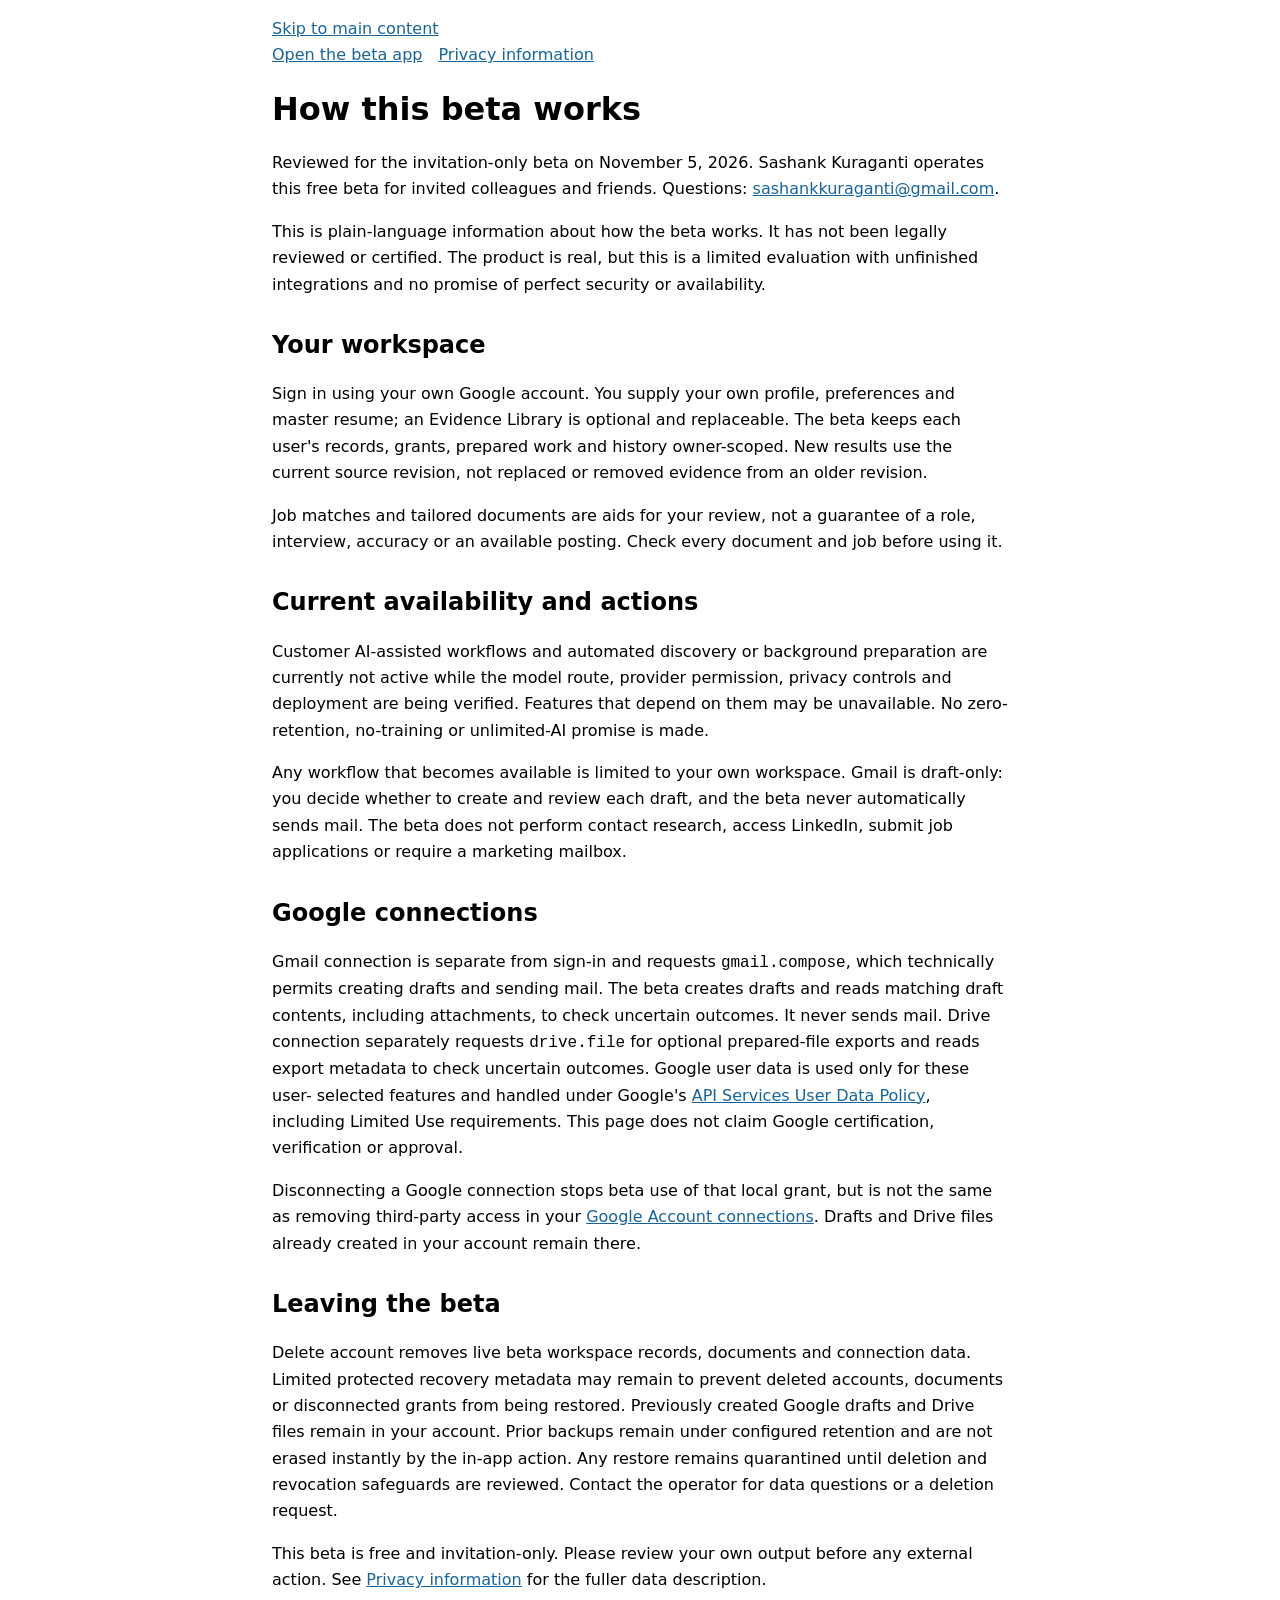
<file: job-search-beta/use.html>
<!doctype html>
<html lang="en">
  <head>
    <meta charset="UTF-8" />
    <meta name="viewport" content="width=device-width, initial-scale=1" />
    <title>How this beta works · Job Search Beta</title>
    <style>
      :root {
        color-scheme: light dark;
        font:
          16px/1.65 system-ui,
          sans-serif;
      }
      body {
        max-width: 46rem;
        margin: 0 auto;
        padding: 1rem 1rem 4rem;
      }
      a {
        color: #1564a0;
      }
      @media (prefers-color-scheme: dark) {
        a {
          color: #83c9ff;
        }
      }
      a:focus-visible {
        outline: 2px solid currentColor;
        outline-offset: 3px;
      }
      h1 {
        line-height: 1.2;
      }
      h2 {
        margin-top: 2rem;
        line-height: 1.3;
      }
      nav {
        display: flex;
        flex-wrap: wrap;
        gap: 1rem;
      }
      :target {
        scroll-margin-top: 1rem;
      }
    </style>
  </head>
  <body>
    <a href="#main">Skip to main content</a>
    <nav aria-label="Information pages">
      <a href="https://beta-web-172488692984.us-central1.run.app/"
        >Open the beta app</a
      >
      <a href="https://skuraganti.github.io/job-search-beta/privacy.html"
        >Privacy information</a
      >
    </nav>
    <main id="main">
      <h1>How this beta works</h1>
      <p>
        Reviewed for the invitation-only beta on November 5, 2026. Sashank
        Kuraganti operates this free beta for invited colleagues and friends.
        Questions:
        <a href="mailto:sashankkuraganti@gmail.com"
          >sashankkuraganti@gmail.com</a
        >.
      </p>
      <p>
        This is plain-language information about how the beta works. It has not
        been legally reviewed or certified. The product is real, but this is a
        limited evaluation with unfinished integrations and no promise of
        perfect security or availability.
      </p>

      <h2>Your workspace</h2>
      <p>
        Sign in using your own Google account. You supply your own profile,
        preferences and master resume; an Evidence Library is optional and
        replaceable. The beta keeps each user's records, grants, prepared work
        and history owner-scoped. New results use the current source revision,
        not replaced or removed evidence from an older revision.
      </p>
      <p>
        Job matches and tailored documents are aids for your review, not a
        guarantee of a role, interview, accuracy or an available posting. Check
        every document and job before using it.
      </p>

      <h2>Current availability and actions</h2>
      <p>
        Customer AI-assisted workflows and automated discovery or background
        preparation are currently not active while the model route, provider
        permission, privacy controls and deployment are being verified. Features
        that depend on them may be unavailable. No zero-retention, no-training
        or unlimited-AI promise is made.
      </p>
      <p>
        Any workflow that becomes available is limited to your own workspace.
        Gmail is draft-only: you decide whether to create and review each draft,
        and the beta never automatically sends mail. The beta does not perform
        contact research, access LinkedIn, submit job applications or require a
        marketing mailbox.
      </p>

      <h2>Google connections</h2>
      <p>
        Gmail connection is separate from sign-in and requests
        <code>gmail.compose</code>, which technically permits creating drafts
        and sending mail. The beta creates drafts and reads matching draft
        contents, including attachments, to check uncertain outcomes. It never
        sends mail. Drive connection separately requests
        <code>drive.file</code> for optional prepared-file exports and reads
        export metadata to check uncertain outcomes. Google user data is used
        only for these user- selected features and handled under Google's
        <a
          href="https://developers.google.com/terms/api-services-user-data-policy"
          >API Services User Data Policy</a
        >, including Limited Use requirements. This page does not claim Google
        certification, verification or approval.
      </p>
      <p>
        Disconnecting a Google connection stops beta use of that local grant,
        but is not the same as removing third-party access in your
        <a href="https://myaccount.google.com/connections"
          >Google Account connections</a
        >. Drafts and Drive files already created in your account remain there.
      </p>

      <h2>Leaving the beta</h2>
      <p>
        Delete account removes live beta workspace records, documents and
        connection data. Limited protected recovery metadata may remain to
        prevent deleted accounts, documents or disconnected grants from being
        restored. Previously created Google drafts and Drive files remain in
        your account. Prior backups remain under configured retention and are
        not erased instantly by the in-app action. Any restore remains
        quarantined until deletion and revocation safeguards are reviewed.
        Contact the operator for data questions or a deletion request.
      </p>
      <p>
        This beta is free and invitation-only. Please review your own output
        before any external action. See
        <a href="https://skuraganti.github.io/job-search-beta/privacy.html"
          >Privacy information</a
        >
        for the fuller data description.
      </p>
    </main>
  </body>
</html>
</file>
<file: styles.css>
/* Portfolio presentation. Plain CSS and local project imagery. */
:root {
  --gutter: 1.25rem;
  --paper: #fafafa;
  --surface: #ffffff;
  --soft: #f4f4f5;
  --ink: #18181b;
  --muted: #52525b;
  --rule: #d4d4d8;
  --accent: #0e7490;
  --accent-ink: #ffffff;
  --sans: system-ui, -apple-system, "Segoe UI", Roboto, Arial, sans-serif;
  color-scheme: light;
}
@media (prefers-color-scheme: dark) {
  :root:not([data-theme="light"]) {
    --paper: #131417; --surface: #1c1d21; --soft: #27272a; --ink: #f4f4f5;
    --muted: #c2c2ca; --rule: #52525b; --accent: #67e8f9; --accent-ink: #083344;
    color-scheme: dark;
  }
}
:root[data-theme="dark"] {
  --paper: #131417; --surface: #1c1d21; --soft: #27272a; --ink: #f4f4f5;
  --muted: #c2c2ca; --rule: #52525b; --accent: #67e8f9; --accent-ink: #083344;
  color-scheme: dark;
}
*, *::before, *::after { box-sizing: border-box; }
html { -webkit-text-size-adjust: 100%; text-size-adjust: 100%; }
@media (prefers-reduced-motion: no-preference) { html { scroll-behavior: smooth; } }
body { margin: 0; background: var(--paper); color: var(--ink); font: 1rem/1.6 var(--sans); overflow-wrap: break-word; }
img { max-width: 100%; height: auto; display: block; }
a { color: var(--accent); text-underline-offset: .2em; }
a:hover { text-decoration-thickness: 2px; }
:focus-visible { outline: 3px solid var(--accent); outline-offset: 3px; }
h1, h2, h3, h4 { font: inherit; font-weight: 650; line-height: 1.18; margin: 0; }
p { margin: 0 0 1rem; max-width: 65ch; }
.vh { position: absolute; width: 1px; height: 1px; overflow: hidden; clip: rect(0 0 0 0); clip-path: inset(50%); white-space: nowrap; }
.wrap { width: min(100%, 96rem); margin-inline: auto; padding-inline: var(--gutter); }
@media (min-width: 64rem) { :root { --gutter: 2rem; } }
[hidden] { display: none !important; }
section[id], li[id], #main { scroll-margin-top: 1.5rem; }
#main:focus { outline: none; }
.skip { position: absolute; left: 1rem; top: -5rem; z-index: 20; padding: .75rem 1rem; background: var(--ink); color: var(--paper); }
.skip:focus { top: 1rem; }

.site-head { background: var(--surface); }
.nav { display: flex; flex-wrap: wrap; align-items: center; gap: 0 1rem; min-height: 4.5rem; padding-block: .5rem; }
.brand { display: inline-flex; align-items: center; min-height: 44px; color: var(--ink); text-decoration: none; font-weight: 700; }
.nav-links { display: flex; flex-wrap: wrap; gap: 0 .25rem; list-style: none; margin: 0 0 0 auto; padding: 0; }
.nav-links a { display: inline-flex; align-items: center; min-height: 44px; padding: 0 .5rem; color: var(--muted); text-decoration: none; font-size: .875rem; }
.nav-links a:hover { color: var(--ink); text-decoration: underline; }
.theme-toggle { display: inline-flex; align-items: center; justify-content: center; width: 44px; min-height: 44px; padding: 0; border: 0; border-radius: 6px; background: var(--soft); color: var(--ink); font: inherit; cursor: pointer; flex: none; }
.theme-toggle:hover { background: var(--rule); }
.sun-icon { display: none; }
:root[data-theme="dark"] .sun-icon { display: block; }
:root[data-theme="dark"] .moon-icon { display: none; }
@media (prefers-color-scheme: dark) {
  :root:not([data-theme="light"]) .sun-icon { display: block; }
  :root:not([data-theme="light"]) .moon-icon { display: none; }
}
@media (max-width: 47rem) {
  .nav-links { order: 3; width: 100%; margin: 0; }
  .nav-links a { padding-inline: .4rem; }
  .nav-links li:first-child a { padding-left: 0; }
  .theme-toggle { margin-left: auto; }
}

.hero { padding-block: 3rem 2.5rem; }
h1 { font-size: 3rem; line-height: 1.1; }
.hero-role { margin: .75rem 0 0; font-size: 1.125rem; font-weight: 600; color: var(--accent); }
.lede { max-width: 65ch; margin: 1.25rem 0 0; }
.hero-links { display: flex; flex-wrap: wrap; gap: .75rem; margin: 1.75rem 0 0; }
.btn { display: inline-flex; align-items: center; justify-content: center; min-height: 44px; padding: 0 1rem; border: 1px solid var(--rule); border-radius: 4px; color: var(--ink); background: var(--surface); text-decoration: none; font-weight: 600; }
.btn:hover { background: var(--soft); }
.btn-primary { border-color: var(--ink); background: var(--ink); color: var(--paper); }
.btn-primary:hover { background: var(--muted); color: var(--surface); }
.hero-text { max-width: 52rem; }
@media (max-width: 47rem) {
  .hero { padding-block: 2rem; }
  h1 { font-size: 2.5rem; }
  .hero-links { display: grid; grid-template-columns: repeat(auto-fit, minmax(min(100%, 5.5rem), 1fr)); gap: .5rem; }
  .hero-links .btn { padding-inline: .5rem; font-size: .875rem; }
}

.band { padding-block: 4rem; }
.band:not(#work) { padding-block: 2.5rem; }
#work { padding-top: 1.5rem; }
.section-title { font-size: 1.5rem; margin-bottom: 1.5rem; }
.prose { max-width: 65ch; }
.work-head { display: grid; gap: .5rem 2rem; }
.work-head .section-title { margin-bottom: .5rem; }
.work-note { max-width: 65ch; color: var(--muted); }
.filter { display: flex; flex-wrap: wrap; align-items: center; gap: .5rem; margin: 1rem 0; }
.filter button, .linklike { min-height: 44px; min-width: 44px; padding: 0 1rem; border: 0; border-radius: 4px; background: var(--soft); color: var(--ink); font: inherit; cursor: pointer; }
.filter button:hover { background: var(--rule); }
.filter button[aria-pressed="true"] { background: var(--ink); color: var(--paper); }
.filter-count { margin: 0 0 0 .5rem; font-size: .875rem; color: var(--muted); }
.filter-empty { padding: 1.5rem 0; }
.group-title { font-size: 1rem; margin: 1.5rem 0 .25rem; }
.featured, .more { list-style: none; margin: 0; padding: 0; }
.project h4 { font-size: 1.5rem; margin: .25rem 0 .5rem; }
.kind, .stack { font-size: .875rem; color: var(--muted); }
.kind { margin: 0 0 .75rem; }
.slug { color: var(--muted); }
.summary { max-width: 65ch; }
.links { display: flex; flex-wrap: wrap; gap: .5rem 1.5rem; margin: 1rem 0 0; }
.links a { display: inline-flex; align-items: center; min-height: 44px; font-weight: 600; }
.links a::after { content: "↗"; margin-left: .35rem; }
.feature { display: grid; gap: 1.5rem; padding-block: 2.5rem; }
.feature:nth-child(even) { background: var(--soft); margin-inline: calc(-1 * var(--gutter)); padding-inline: var(--gutter); }
@media (min-width: 56rem) { .feature { grid-template-columns: minmax(0, 1fr) minmax(0, 1fr); gap: 3rem; align-items: center; padding-block: 3rem; } }
.facts { display: flex; flex-wrap: wrap; gap: .75rem 1.5rem; margin: 1.25rem 0; }
.facts div { min-width: 6rem; }
.facts dt { font-size: .875rem; color: var(--muted); }
.facts dd { margin: 0; font-size: 1.5rem; font-weight: 650; font-variant-numeric: tabular-nums; }
.shot { margin: 0; background: var(--soft); border-radius: 4px; overflow: hidden; }
.shot img { width: 100%; height: auto; }
details { margin-top: .5rem; }
summary { display: flex; align-items: center; min-height: 44px; cursor: pointer; font-weight: 600; color: var(--accent); }
summary::before { content: "+"; width: 1.5rem; font-size: 1.25rem; }
details[open] > summary::before { content: "−"; }
.details-body { padding: .25rem 0 .75rem 1.5rem; max-width: 65ch; }
.more { display: grid; gap: 0 2.5rem; }
@media (min-width: 48rem) { .more { grid-template-columns: 1fr 1fr; } }
.row { padding-block: 2rem; min-width: 0; }
.row:nth-child(4n + 1), .row:nth-child(4n + 2) { background: var(--surface); }

.skills { display: grid; gap: 0 2rem; }
@media (min-width: 40rem) { .skills { grid-template-columns: 1fr 1fr; } }
@media (min-width: 64rem) { .skills { grid-template-columns: repeat(4, 1fr); } }
.skills > div { padding: 1rem 0; }
.skills h3 { font-size: 1rem; margin-bottom: .35rem; }
.skills p { margin: 0; color: var(--muted); }
.timeline { list-style: none; margin: 0; padding: 0; }
.timeline li { display: flex; flex-wrap: wrap; gap: .25rem 2rem; padding-block: 1.5rem; }
.timeline .when { flex: 0 1 11rem; }
.timeline li > div { flex: 1 1 20rem; min-width: 0; }
.when { font-size: .875rem; color: var(--muted); margin: .25rem 0 0; }
.timeline h3 { font-size: 1rem; margin-bottom: .5rem; }
.org { display: block; font-size: 1rem; font-weight: 500; color: var(--accent); margin-top: .25rem; }
.timeline p:last-child { max-width: 65ch; margin: 0; }
.edu { list-style: none; margin: 0; padding: 0; display: grid; gap: 0 2rem; }
@media (min-width: 48rem) { .edu { grid-template-columns: 1fr 1fr; } }
.edu li { padding-block: 1rem; }
.edu h3 { font-size: 1rem; margin-bottom: .35rem; }
.edu p { color: var(--muted); margin: 0; }
.card { display: block; gap: 0 2rem; grid-template-columns: 1fr 1.3fr; }
.card h3 { font-size: 1.5rem; }
.card-role { color: var(--muted); margin: .5rem 0 1rem; }
.card-rows { grid-column: 2; grid-row: 1 / span 2; list-style: none; margin: 0; padding: 0; }
.card-rows a { display: grid; grid-template-columns: 6.5rem minmax(0, 1fr); align-items: center; gap: .75rem; min-height: 44px; padding: .5rem 0; color: var(--ink); text-decoration: none; }
.card-rows a:hover .row-value { text-decoration: underline; color: var(--accent); }
.row-label { font-size: .875rem; color: var(--muted); }
.row-value { overflow-wrap: anywhere; }
@media (min-width: 64rem) {
  #about, #experience, #education, #contact { display: grid; grid-template-columns: 12rem minmax(0, 1fr); gap: 2rem; }
  #about .prose { max-width: none; }
}
@media (min-width: 80rem) {
  .card { display: grid; }
}
@media (max-width: 24rem) { .card-rows a { grid-template-columns: 1fr; gap: 0; } }
.site-foot { display: flex; flex-wrap: wrap; justify-content: space-between; gap: .5rem 2rem; padding-block: 2rem 3rem; font-size: .875rem; color: var(--muted); }
.site-foot p { margin: 0; min-width: 0; }
.site-foot a { display: inline-flex; align-items: center; min-height: 44px; }
.notfound { padding-block: 4rem; max-width: 40rem; }
@media print { .site-head, .filter, .theme-toggle, .skip { display: none !important; } details > .details-body { display: block; } }
</file>
<file: job-search-automation/site.css>
:root { color-scheme: light; font-family: Arial, Helvetica, sans-serif; color: #18181b; background: #fafafa; }
* { box-sizing: border-box; }
body { margin: 0; font-size: 16px; line-height: 1.65; }
header { background: #fff; border-bottom: 1px solid #e4e4e7; }
header > div, main, footer { width: min(100% - 40px, 760px); margin: 0 auto; }
header > div { padding: 22px 0; }
header a { font-weight: 700; }
main { padding: 38px 0 52px; }
h1 { margin: 0 0 12px; font-size: 28px; line-height: 1.25; }
h2 { margin: 28px 0 8px; font-size: 19px; line-height: 1.35; }
p, ul { margin: 0 0 18px; }
li { margin-bottom: 8px; }
a { color: #006b80; text-underline-offset: 3px; overflow-wrap: anywhere; }
a:hover { color: #004b59; }
a:focus-visible { outline: 3px solid #06b6d4; outline-offset: 4px; }
.intro { color: #52525b; font-size: 17px; }
.meta { color: #52525b; font-size: 14px; }
nav { display: flex; flex-wrap: wrap; gap: 8px 24px; margin: 26px 0 0; }
footer { padding: 20px 0 30px; border-top: 1px solid #e4e4e7; color: #52525b; font-size: 14px; }
@media (max-width: 420px) { header > div, main, footer { width: calc(100% - 32px); } main { padding-top: 28px; } }
</file>
